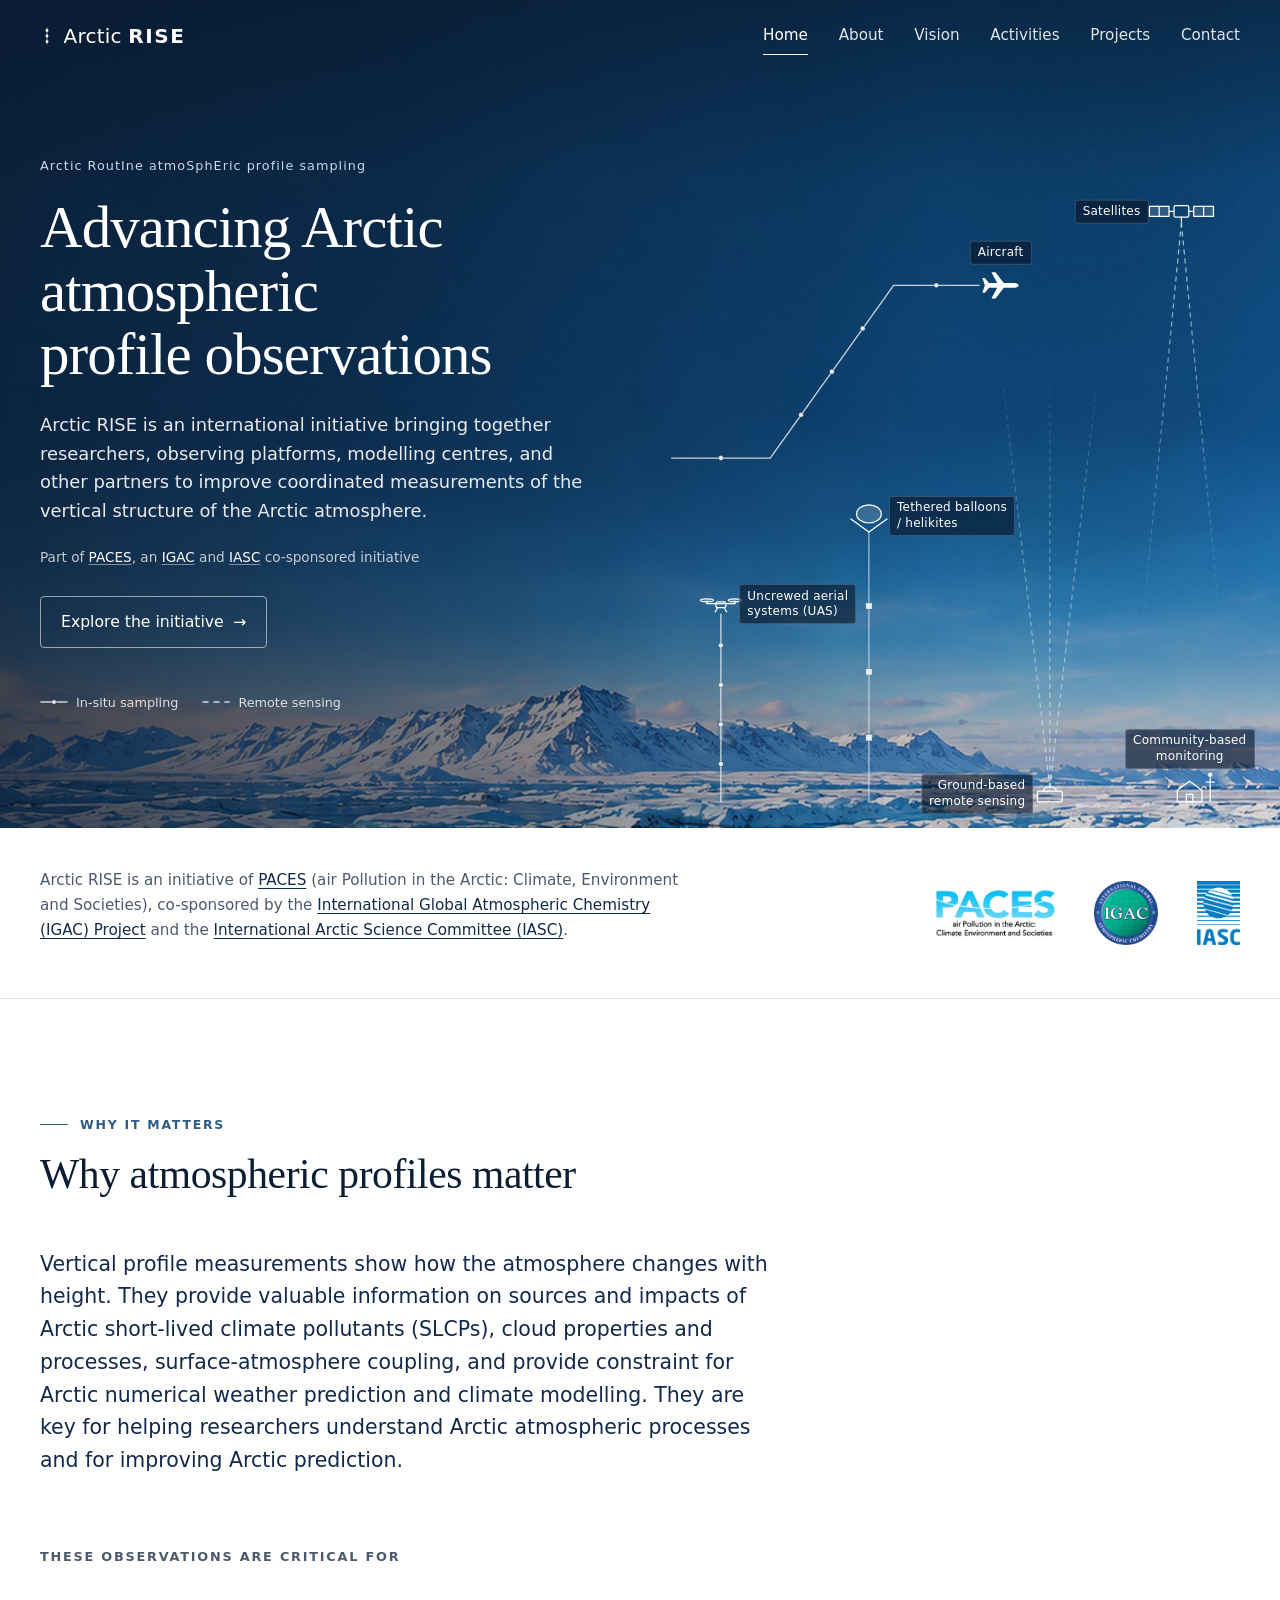
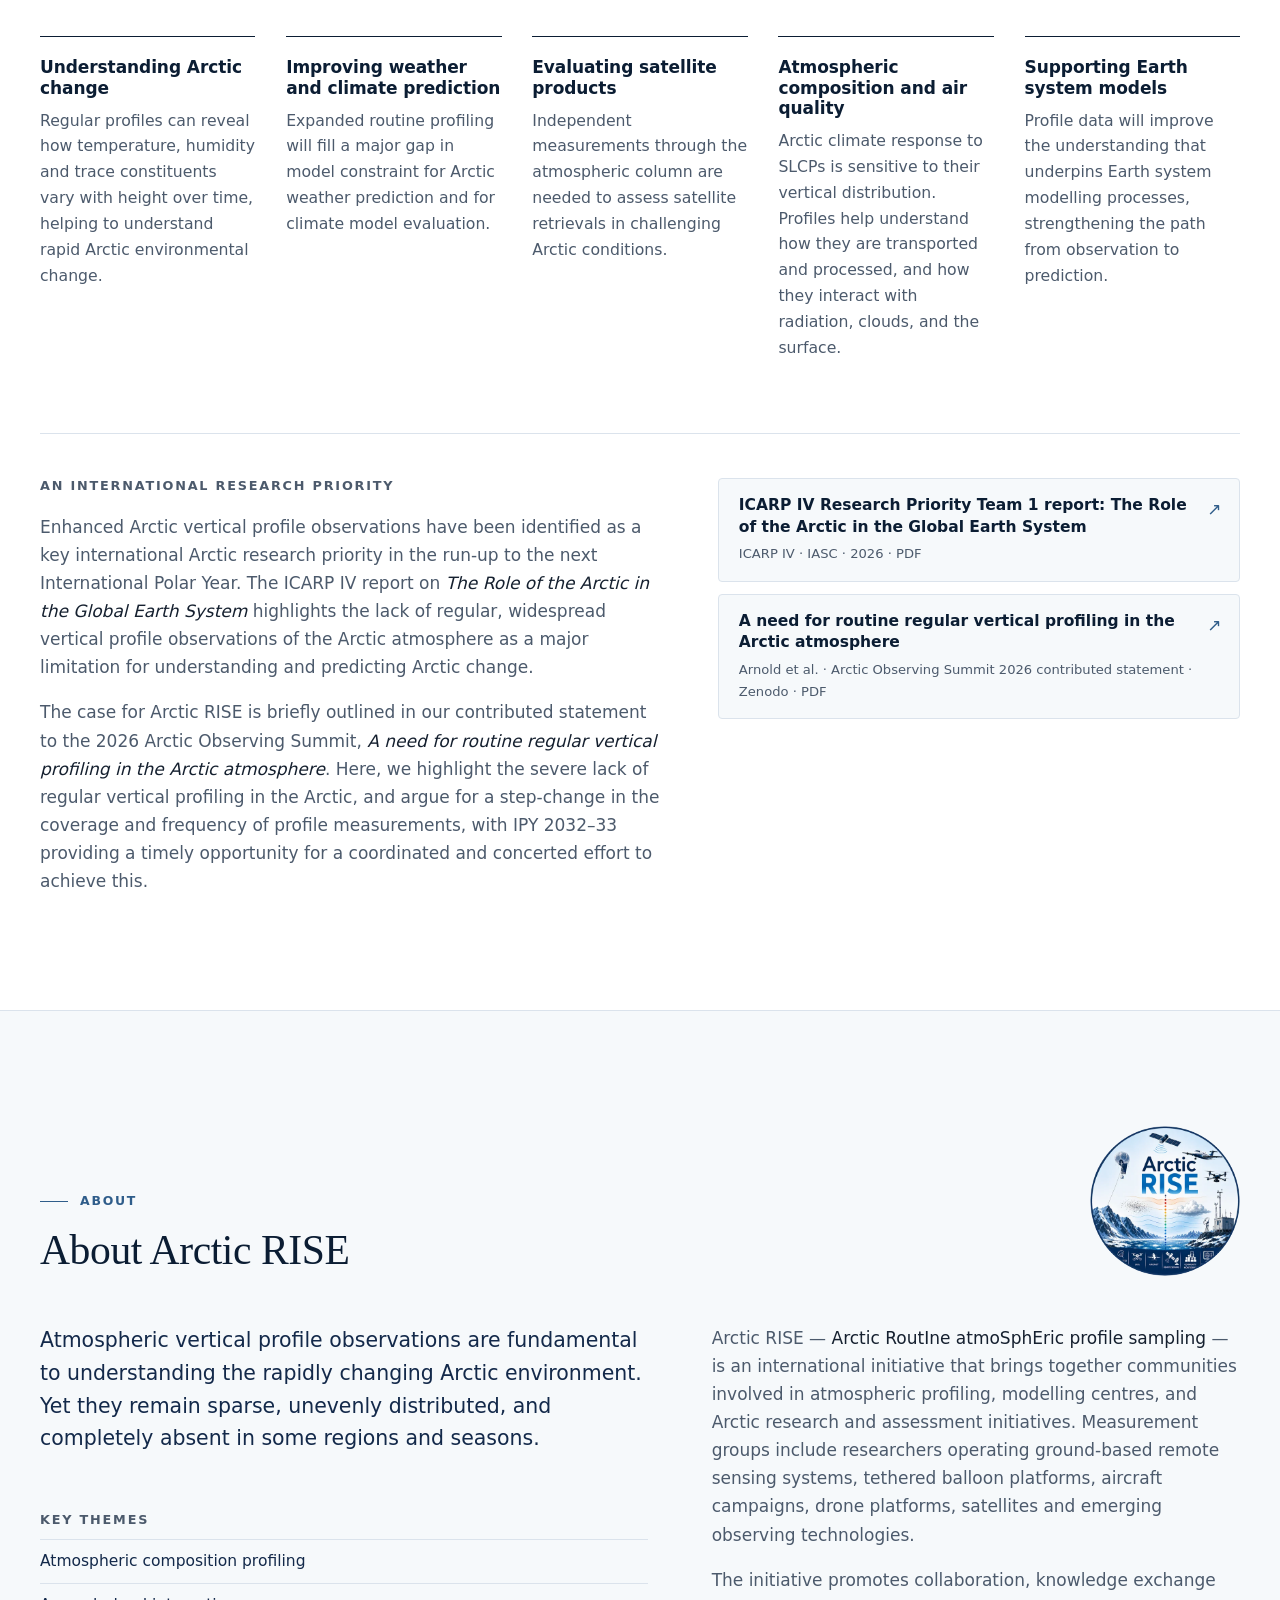
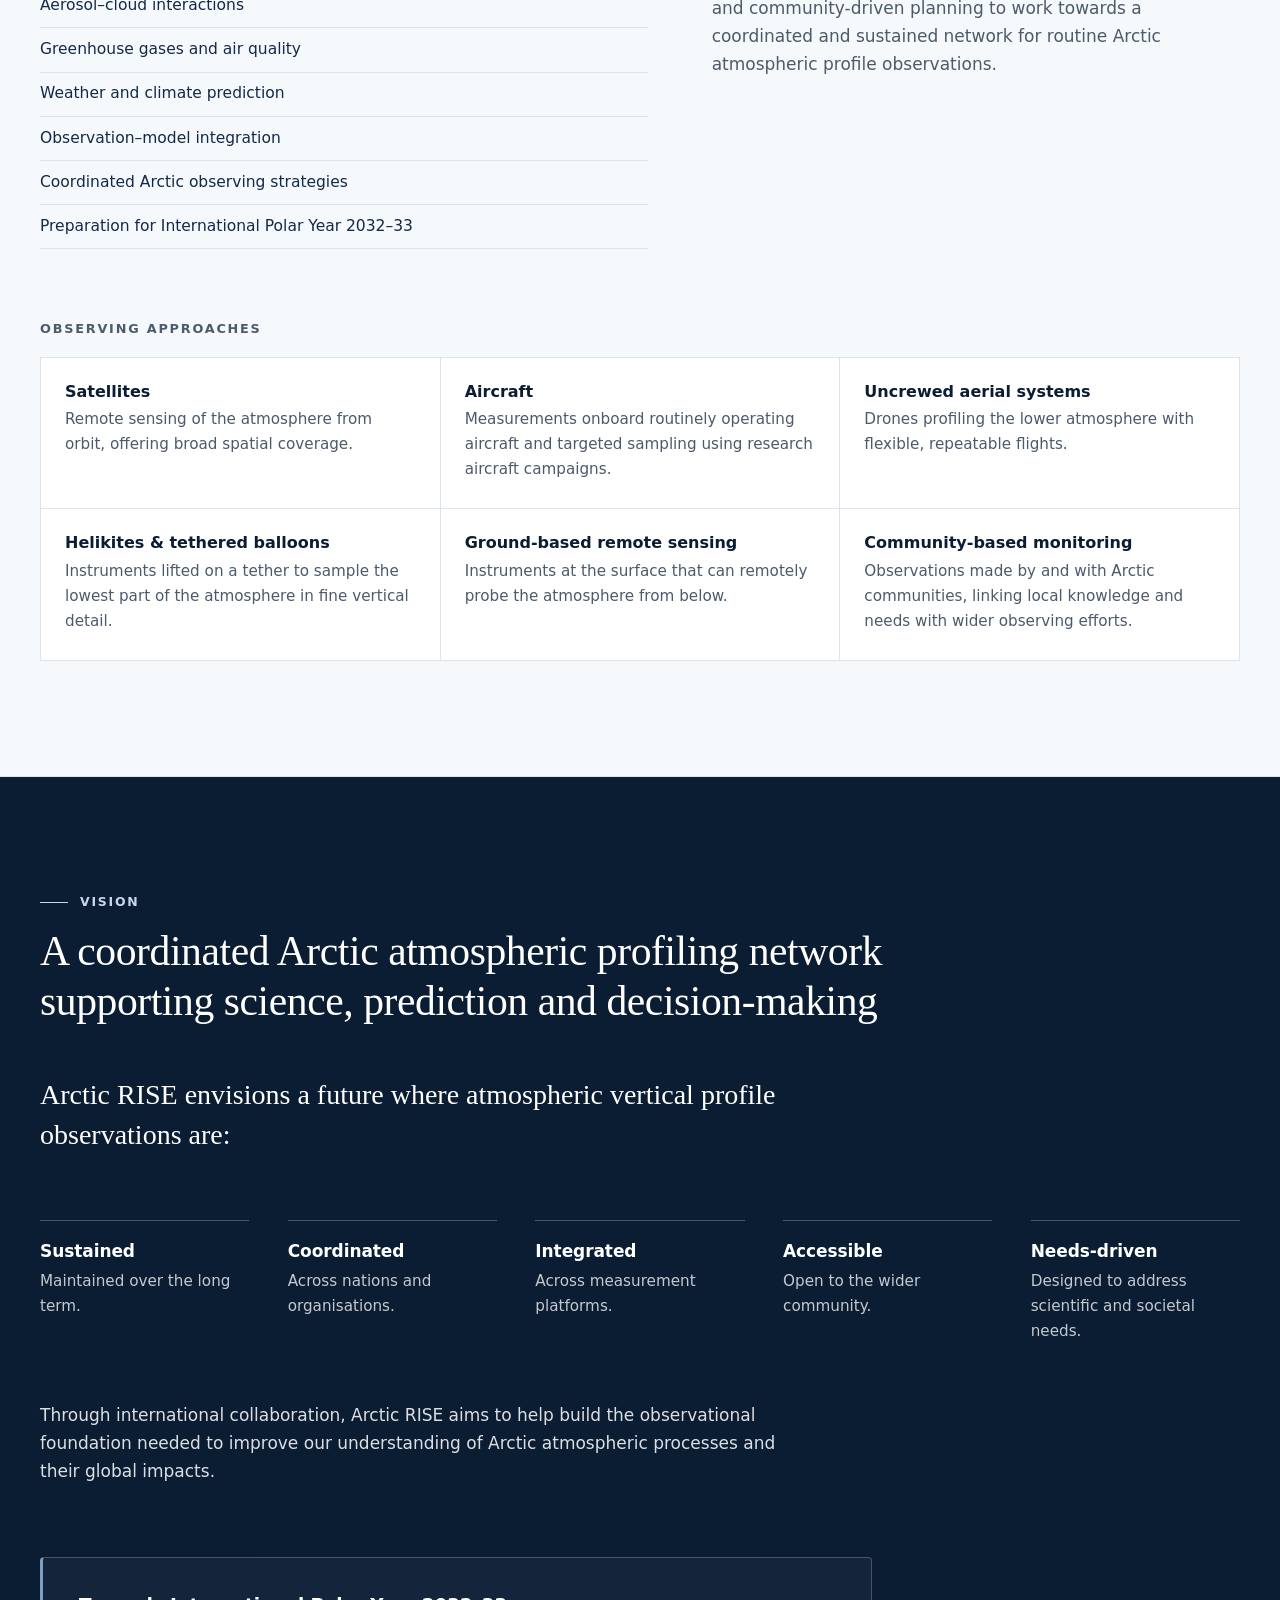
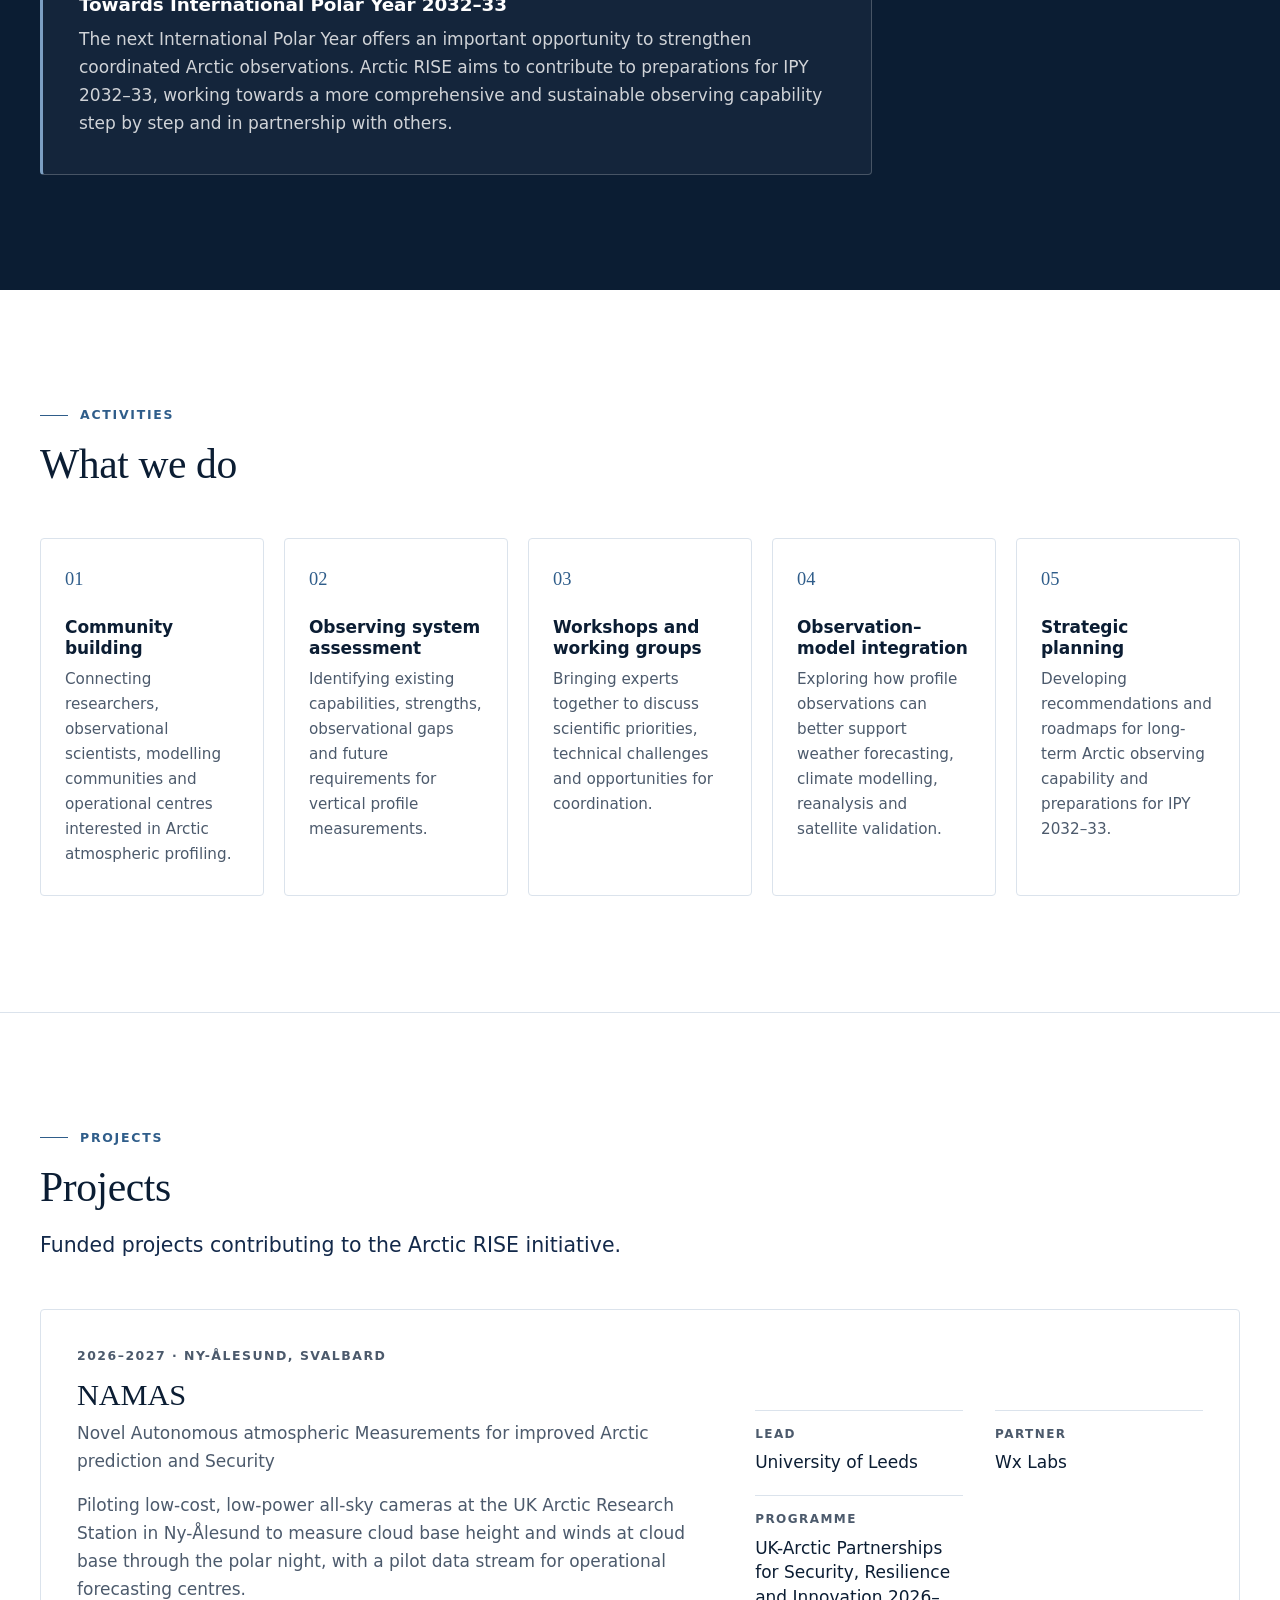
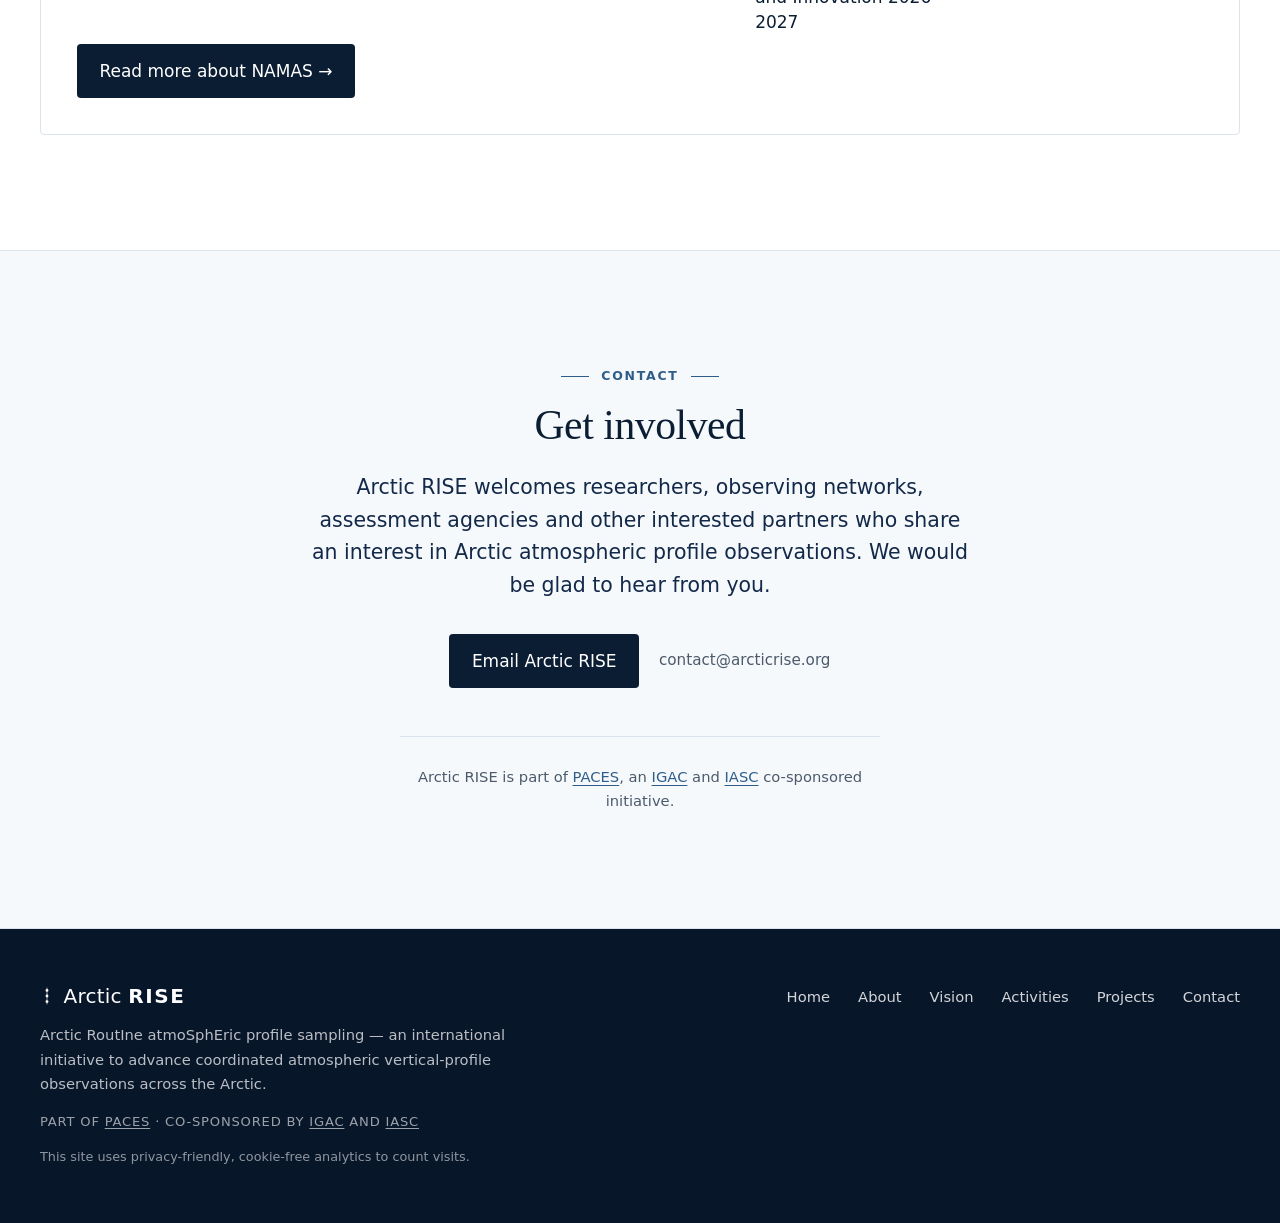
<file: index.html>
<!DOCTYPE html>
<html lang="en">
<head>
  <meta charset="utf-8">
  <meta name="viewport" content="width=device-width, initial-scale=1">
  <title>Arctic RISE — Arctic atmospheric profile observations</title>
  <meta name="description" content="Arctic RISE (Arctic RoutIne atmoSphEric profile sampling) is an international initiative to advance coordinated atmospheric vertical-profile observations across the Arctic.">
  <meta name="theme-color" content="#0b1d33">
  <link rel="icon" href="assets/favicon.svg" type="image/svg+xml">
  <link rel="stylesheet" href="css/styles.css?v=2">
</head>
<body>

  <a class="skip-link" href="#main">Skip to main content</a>

  <!-- ============================================================
       HEADER
       ============================================================ -->
  <header class="site-header" id="site-header">
    <div class="container site-header__inner">
      <a class="wordmark" href="#top" aria-label="Arctic RISE — back to top">
        <svg class="wordmark__mark" viewBox="0 0 20 28" aria-hidden="true" focusable="false">
          <line x1="10" y1="2" x2="10" y2="26"/>
          <circle cx="10" cy="6" r="2"/>
          <circle cx="10" cy="14" r="2"/>
          <circle cx="10" cy="22" r="2"/>
        </svg>
        <span class="wordmark__text">Arctic <strong>RISE</strong></span>
      </a>

      <button class="nav-toggle" type="button" aria-expanded="false" aria-controls="site-nav">
        <span class="nav-toggle__bars" aria-hidden="true"></span>
        <span class="visually-hidden">Menu</span>
      </button>

      <nav class="site-nav" id="site-nav" aria-label="Main">
        <ul>
          <li><a href="#top">Home</a></li>
          <li><a href="#about">About</a></li>
          <li><a href="#vision">Vision</a></li>
          <li><a href="#activities">Activities</a></li>
          <li><a href="#projects">Projects</a></li>
          <li><a href="#contact">Contact</a></li>
        </ul>
      </nav>
    </div>
  </header>

  <main id="main">

    <!-- ============================================================
         HERO
         The background photograph is set in css/styles.css (--hero-image).
         The observing-platform illustration below is inline SVG + HTML
         labels, so every element can be edited independently.
         ============================================================ -->
    <section class="hero" id="top" aria-labelledby="hero-title">
      <div class="hero__media" role="img" aria-label="Arctic landscape with snow-covered ground and mountains under a wide sky"></div>
      <div class="hero__overlay" aria-hidden="true"></div>

      <div class="container hero__content">
        <p class="hero__eyebrow">Arctic RoutIne atmoSphEric profile sampling</p>
        <h1 class="hero__title" id="hero-title">Advancing Arctic atmospheric profile observations</h1>
        <p class="hero__lead">Arctic RISE is an international initiative bringing together researchers, observing platforms, modelling centres, and other partners to improve coordinated measurements of the vertical structure of the Arctic atmosphere.</p>
        <p class="hero__affil">Part of <a href="https://igacproject.org/activities/PACES">PACES</a>, an <a href="https://igacproject.org">IGAC</a> and <a href="https://iasc.info">IASC</a> co-sponsored initiative</p>
        <a class="hero__cta" href="#why">Explore the initiative <span aria-hidden="true">→</span></a>

        <ul class="hero__legend" aria-label="Illustration key">
          <li>
            <svg viewBox="0 0 28 8" aria-hidden="true" focusable="false"><line x1="1" y1="4" x2="27" y2="4" class="path-insitu"/><circle cx="14" cy="4" r="2.2" class="marker"/></svg>
            In-situ sampling
          </li>
          <li>
            <svg viewBox="0 0 28 8" aria-hidden="true" focusable="false"><line x1="1" y1="4" x2="27" y2="4" class="beam beam--legend"/></svg>
            Remote sensing
          </li>
        </ul>
      </div>

      <!-- ---------- Observing-platform illustration ----------
           Coordinates use an 800 × 900 viewBox; the ground is at y = 868.
           Labels (the <ul> below the SVG) are positioned with --x / --y
           as percentages of the same box: x% = x / 8, y% = y / 9.
           See README.md → "Editing the hero illustration".            -->
      <figure class="hero__illustration">
        <svg class="obs-svg" viewBox="0 0 800 900" preserveAspectRatio="xMidYMax meet" role="img" aria-labelledby="obs-title obs-desc">
          <title id="obs-title">Coordinated Arctic atmospheric profile observations</title>
          <desc id="obs-desc">Illustration of six observing approaches. A satellite observes the atmosphere from orbit with dashed remote-sensing beams. A research aircraft follows a solid sampling path as it climbs through the atmosphere. An uncrewed aerial system profiles vertically above the ground. A tethered balloon or helikite carries instruments on its tether. A ground-based remote-sensing instrument sends dashed beams upwards from a single point on the ground. A community-based monitoring station observes at the surface.</desc>

          <defs>
            <!-- Fades for the remote-sensing beams -->
            <linearGradient id="fade-sat" gradientUnits="userSpaceOnUse" x1="0" y1="160" x2="0" y2="660">
              <stop offset="0" stop-color="#bfe0f2" stop-opacity="0.85"/>
              <stop offset="1" stop-color="#bfe0f2" stop-opacity="0"/>
            </linearGradient>
            <linearGradient id="fade-ground" gradientUnits="userSpaceOnUse" x1="0" y1="851" x2="0" y2="330">
              <stop offset="0" stop-color="#bfe0f2" stop-opacity="0.9"/>
              <stop offset="1" stop-color="#bfe0f2" stop-opacity="0"/>
            </linearGradient>
          </defs>

          <!-- 1. SATELLITE (remote sensing: dashed beams) -->
          <g class="platform" id="obs-satellite">
            <line class="beam" x1="690" y1="164" x2="642" y2="660" stroke="url(#fade-sat)"/>
            <line class="beam" x1="690" y1="164" x2="738" y2="660" stroke="url(#fade-sat)"/>
            <g class="icon" transform="translate(690 150)">
              <rect x="-9" y="-7" width="18" height="14" rx="2"/>
              <line x1="-15" y1="0" x2="-9" y2="0"/>
              <line x1="9" y1="0" x2="15" y2="0"/>
              <rect class="panel" x="-39" y="-6" width="24" height="12"/>
              <rect class="panel" x="15" y="-6" width="24" height="12"/>
              <line x1="-27" y1="-6" x2="-27" y2="6"/>
              <line x1="27" y1="-6" x2="27" y2="6"/>
              <line x1="0" y1="7" x2="0" y2="12"/>
            </g>
          </g>

          <!-- 2. AIRCRAFT (in situ: solid sampling path + markers) -->
          <g class="platform" id="obs-aircraft">
            <path class="path-insitu" d="M70 450 L190 450 L340 240 L444 240"/>
            <circle class="marker" cx="130" cy="450" r="3"/>
            <circle class="marker" cx="227.5" cy="397.5" r="3"/>
            <circle class="marker" cx="265" cy="345" r="3"/>
            <circle class="marker" cx="302.5" cy="292.5" r="3"/>
            <circle class="marker" cx="392" cy="240" r="3"/>
            <path class="icon icon--fill" transform="translate(470 240)"
                  d="M22 0C22-2 19-3 16-3H4L-6-16H-11L-4-3H-14L-19-9H-22L-19 0L-22 9H-19L-14 3H-4L-11 16H-6L4 3H16C19 3 22 2 22 0Z"/>
          </g>

          <!-- 3. UNCREWED AERIAL SYSTEM (in situ: vertical profile from the ground) -->
          <g class="platform" id="obs-uas">
            <line class="path-insitu" x1="130" y1="868" x2="130" y2="640"/>
            <circle class="marker" cx="130" cy="822" r="3"/>
            <circle class="marker" cx="130" cy="774" r="3"/>
            <circle class="marker" cx="130" cy="726" r="3"/>
            <circle class="marker" cx="130" cy="678" r="3"/>
            <g class="icon" transform="translate(130 628)">
              <rect x="-6" y="-3" width="12" height="7" rx="2"/>
              <line x1="-17" y1="-1" x2="17" y2="-1"/>
              <ellipse cx="-17" cy="-5" rx="8" ry="1.8"/>
              <ellipse cx="17" cy="-5" rx="8" ry="1.8"/>
              <line x1="-17" y1="-1" x2="-17" y2="-4"/>
              <line x1="17" y1="-1" x2="17" y2="-4"/>
              <line x1="-4" y1="4" x2="-7" y2="9"/>
              <line x1="4" y1="4" x2="7" y2="9"/>
            </g>
          </g>

          <!-- 4. TETHERED BALLOON / HELIKITE (in situ: tether with sensor packages) -->
          <g class="platform" id="obs-balloon">
            <line class="path-insitu path-insitu--tether" x1="310" y1="868" x2="310" y2="540"/>
            <rect class="marker" x="306" y="786" width="8" height="8" rx="1"/>
            <rect class="marker" x="306" y="706" width="8" height="8" rx="1"/>
            <rect class="marker" x="306" y="626" width="8" height="8" rx="1"/>
            <g class="icon" transform="translate(310 520)">
              <ellipse cx="0" cy="-2" rx="15" ry="11"/>
              <path d="M-22 4L0 20L22 4"/>
            </g>
          </g>

          <!-- 5. GROUND-BASED REMOTE SENSING
               All beams start at ONE instrument on the ground and diverge upwards. -->
          <g class="platform" id="obs-ground-rs">
            <line class="beam" x1="530" y1="851" x2="530" y2="330" stroke="url(#fade-ground)"/>
            <line class="beam" x1="530" y1="851" x2="472" y2="350" stroke="url(#fade-ground)"/>
            <line class="beam" x1="530" y1="851" x2="588" y2="350" stroke="url(#fade-ground)"/>
            <g class="icon" transform="translate(530 868)">
              <rect x="-15" y="-13" width="30" height="13" rx="1.5"/>
              <path d="M-8-13A8 5 0 0 1 8-13"/>
            </g>
          </g>

          <!-- 6. COMMUNITY-BASED MONITORING (surface observations) -->
          <g class="platform" id="obs-community">
            <g class="icon" transform="translate(700 868)">
              <path d="M-15 0V-14L0-25L15-14V0Z"/>
              <rect x="-4" y="-9" width="8" height="9"/>
              <line x1="25" y1="0" x2="25" y2="-30"/>
              <line x1="20" y1="-24" x2="30" y2="-24"/>
            </g>
            <circle class="marker" cx="725" cy="835" r="3.2"/>
          </g>
        </svg>

        <!-- Platform labels: HTML so they stay crisp and readable at any size.
             --x / --y      = desktop position (percent of the illustration box)
             data-align     = where the label sits relative to that point: left | right | above | below
             --mx / --my, data-m-align = optional overrides for small screens
             .label-full / .label-short = long and short text (short is used on phones) -->
        <ul class="platform-labels" aria-hidden="true">
          <li class="platform-label" data-align="left" data-m-align="left" style="--x:81.25%; --y:16.7%; --my:20.5%;">
            <span class="label-full">Satellites</span><span class="label-short">Satellites</span>
          </li>
          <li class="platform-label" data-align="above" data-m-align="below" style="--x:58.75%; --y:23.9%; --my:28.9%;">
            <span class="label-full">Aircraft</span><span class="label-short">Aircraft</span>
          </li>
          <li class="platform-label" data-align="right" style="--x:19%; --y:69.8%;">
            <span class="label-full">Uncrewed aerial<br>systems (UAS)</span><span class="label-short">UAS</span>
          </li>
          <li class="platform-label" data-align="right" data-m-align="left" style="--x:41.75%; --y:57.8%; --mx:35.5%;">
            <span class="label-full">Tethered balloons<br>/ helikites</span><span class="label-short">Tethered balloons<br>/ helikites</span>
          </li>
          <li class="platform-label" data-align="left" style="--x:63.75%; --y:95.4%;">
            <span class="label-full">Ground-based<br>remote sensing</span><span class="label-short">Ground-based<br>remote sensing</span>
          </li>
          <li class="platform-label" data-align="above" style="--x:87.5%; --y:92%; --mx:89%;">
            <span class="label-full">Community-based<br>monitoring</span><span class="label-short">Community<br>monitoring</span>
          </li>
        </ul>
      </figure>
    </section>


    <!-- ============================================================
         PARTNERS STRIP — parent programme and co-sponsors
         Logos live in assets/ (paces-logo.png, igac-logo.png, iasc-logo.png).
         ============================================================ -->
    <section class="partners" aria-label="Parent programme and co-sponsors">
      <div class="container partners__inner">
        <p class="partners__text">Arctic RISE is an initiative of <a href="https://igacproject.org/activities/PACES">PACES</a> (air Pollution in the Arctic: Climate, Environment and Societies), co-sponsored by the <a href="https://igacproject.org">International Global Atmospheric Chemistry (IGAC) Project</a> and the <a href="https://iasc.info">International Arctic Science Committee (IASC)</a>.</p>
        <ul class="partners__logos">
          <li>
            <a class="partner" href="https://igacproject.org/activities/PACES">
              <img src="assets/paces-logo.png" width="130" height="51" alt="PACES – air Pollution in the Arctic: Climate, Environment and Societies">
            </a>
          </li>
          <li>
            <a class="partner partner--tall" href="https://igacproject.org">
              <img src="assets/igac-logo.png" width="64" height="64" alt="IGAC – International Global Atmospheric Chemistry Project">
            </a>
          </li>
          <li>
            <a class="partner partner--tall" href="https://iasc.info">
              <img src="assets/iasc-logo.png" width="43" height="64" alt="IASC – International Arctic Science Committee">
            </a>
          </li>
        </ul>
      </div>
    </section>


    <!-- ============================================================
         SECTION A — Why atmospheric profiles matter
         ============================================================ -->
    <section class="section" id="why" aria-labelledby="why-title">
      <div class="container">
        <header class="section-head">
          <p class="eyebrow">Why it matters</p>
          <h2 id="why-title">Why atmospheric profiles matter</h2>
        </header>

        <p class="lead lead--narrow">Vertical profile measurements show how the atmosphere changes with height. They provide valuable information on sources and impacts of Arctic short-lived climate pollutants (SLCPs), cloud properties and processes, surface-atmosphere coupling, and provide constraint for Arctic numerical weather prediction and climate modelling. They are key for helping researchers understand Arctic atmospheric processes and for improving Arctic prediction.</p>

        <h3 class="subhead">These observations are critical for</h3>
        <ul class="feature-grid">
          <li class="feature">
            <h3>Understanding Arctic change</h3>
            <p>Regular profiles can reveal how temperature, humidity and trace constituents vary with height over time, helping to understand rapid Arctic environmental change.</p>
          </li>
          <li class="feature">
            <h3>Improving weather and climate prediction</h3>
            <p>Expanded routine profiling will fill a major gap in model constraint for Arctic weather prediction and for climate model evaluation. </p>
          </li>
          <li class="feature">
            <h3>Evaluating satellite products</h3>
            <p>Independent measurements through the atmospheric column are needed to assess satellite retrievals in challenging Arctic conditions.</p>
          </li>
          <li class="feature">
            <h3>Atmospheric composition and air quality</h3>
            <p> Arctic climate response to SLCPs is sensitive to their vertical distribution. Profiles help understand how they are transported and processed, and how they interact with radiation, clouds, and the surface. </p>
          </li>
          <li class="feature">
            <h3>Supporting Earth system models</h3>
            <p>Profile data will improve the understanding that underpins Earth system modelling processes, strengthening the path from observation to prediction.</p>
          </li>
        </ul>

        <div class="priority">
          <div>
            <h3 class="subhead subhead--flush">An international research priority</h3>
            <p class="priority__text">Enhanced Arctic vertical profile observations have been identified as a key international Arctic research priority in the run-up to the next International Polar Year. The ICARP IV report on <em>The Role of the Arctic in the Global Earth System</em> highlights the lack of regular, widespread vertical profile observations of the Arctic atmosphere as a major limitation for understanding and predicting Arctic change.</p>
            <p class="priority__text">The case for Arctic RISE is briefly outlined in our contributed statement to the 2026 Arctic Observing Summit, <em>A need for routine regular vertical profiling in the Arctic atmosphere</em>. Here, we highlight the severe lack of regular vertical profiling in the Arctic, and argue for a step-change in the coverage and frequency of profile measurements, with IPY 2032–33 providing a timely opportunity for a coordinated and concerted effort to achieve this.</p>
          </div>
          <ul class="doc-links" aria-label="Key documents">
            <li>
              <a href="https://icarp.iasc.info/publications/publications-icarp-iv?download=29:icarp-iv-research-priority-team-1-final-report-the-role-of-the-arctic-in-the-global-earth-system">
                <span class="doc-links__title">ICARP IV Research Priority Team 1 report: The Role of the Arctic in the Global Earth System</span>
                <span class="doc-links__meta">ICARP IV · IASC · 2026 · PDF</span>
              </a>
            </li>
            <li>
              <a href="https://zenodo.org/records/21040248/files/ArcticRISE_AOS_shortstatement-2.pdf?download=1">
                <span class="doc-links__title">A need for routine regular vertical profiling in the Arctic atmosphere</span>
                <span class="doc-links__meta">Arnold et al. · Arctic Observing Summit 2026 contributed statement · Zenodo · PDF</span>
              </a>
            </li>
          </ul>
        </div>
      </div>
    </section>


    <!-- ============================================================
         SECTION B — About Arctic RISE
         ============================================================ -->
    <section class="section section--tint" id="about" aria-labelledby="about-title">
      <div class="container">
        <div class="about-head">
          <header class="section-head">
            <p class="eyebrow">About</p>
            <h2 id="about-title">About Arctic RISE</h2>
          </header>
          <!-- Arctic RISE badge. Replace assets/arctic-rise-badge.* to update it. -->
          <picture class="badge">
            <source srcset="assets/arctic-rise-badge.webp" type="image/webp">
            <img src="assets/arctic-rise-badge.png" width="160" height="160"
                 alt="Arctic RISE badge: a circular emblem showing satellites, aircraft, drones, a helikite and a ground station above an Arctic landscape">
          </picture>
        </div>

        <div class="split split--about">
          <p class="lead">Atmospheric vertical profile observations are fundamental to understanding the rapidly changing Arctic environment. Yet they remain sparse, unevenly distributed, and completely absent in some regions and seasons.</p>
          <div class="prose">
            <p>Arctic RISE — <em>Arctic RoutIne atmoSphEric profile sampling</em> — is an international initiative that brings together communities involved in atmospheric profiling, modelling centres, and Arctic research and assessment initiatives. Measurement groups include researchers operating ground-based remote sensing systems, tethered balloon platforms, aircraft campaigns, drone platforms, satellites and emerging observing technologies.</p>
            <p>The initiative promotes collaboration, knowledge exchange and community-driven planning to work towards a coordinated and sustained network for routine Arctic atmospheric profile observations.</p>
          </div>
          <div class="about-themes">
            <h3 class="subhead subhead--tight">Key themes</h3>
            <ul class="theme-list">
              <li>Atmospheric composition profiling</li>
              <li>Aerosol–cloud interactions</li>
              <li>Greenhouse gases and air quality</li>
              <li>Weather and climate prediction</li>
              <li>Observation–model integration</li>
              <li>Coordinated Arctic observing strategies</li>
              <li>Preparation for International Polar Year 2032–33</li>
            </ul>
          </div>
        </div>

        <h3 class="subhead">Observing approaches</h3>
        <ul class="platform-grid">
          <li><h4>Satellites</h4><p>Remote sensing of the atmosphere from orbit, offering broad spatial coverage.</p></li>
          <li><h4>Aircraft</h4><p>Measurements onboard routinely operating aircraft and targeted sampling using research aircraft campaigns.</p></li>
          <li><h4>Uncrewed aerial systems</h4><p>Drones profiling the lower atmosphere with flexible, repeatable flights.</p></li>
          <li><h4>Helikites & tethered balloons</h4><p>Instruments lifted on a tether to sample the lowest part of the atmosphere in fine vertical detail.</p></li>
          <li><h4>Ground-based remote sensing</h4><p>Instruments at the surface that can remotely probe the atmosphere from below.</p></li>
          <li><h4>Community-based monitoring</h4><p>Observations made by and with Arctic communities, linking local knowledge and needs with wider observing efforts.</p></li>
        </ul>
      </div>
    </section>


    <!-- ============================================================
         SECTION C — Vision
         ============================================================ -->
    <section class="section section--dark" id="vision" aria-labelledby="vision-title">
      <div class="container">
        <header class="section-head section-head--wide">
          <p class="eyebrow">Vision</p>
          <h2 id="vision-title">A coordinated Arctic atmospheric profiling network supporting science, prediction and decision-making</h2>
        </header>

        <p class="statement">Arctic RISE envisions a future where atmospheric vertical profile observations are:</p>

        <ul class="vision-points">
          <li><h3>Sustained</h3><p>Maintained over the long term.</p></li>
          <li><h3>Coordinated</h3><p>Across nations and organisations.</p></li>
          <li><h3>Integrated</h3><p>Across measurement platforms.</p></li>
          <li><h3>Accessible</h3><p>Open to the wider community.</p></li>
          <li><h3>Needs-driven</h3><p>Designed to address scientific and societal needs.</p></li>
        </ul>

        <p class="vision-close">Through international collaboration, Arctic RISE aims to help build the observational foundation needed to improve our understanding of Arctic atmospheric processes and their global impacts.</p>

        <aside class="ipy-callout" aria-labelledby="ipy-title">
          <h3 id="ipy-title">Towards International Polar Year 2032–33</h3>
          <p>The next International Polar Year offers an important opportunity to strengthen coordinated Arctic observations. Arctic RISE aims to contribute to preparations for IPY 2032–33, working towards a more comprehensive and sustainable observing capability step by step and in partnership with others.</p>
        </aside>
      </div>
    </section>


    <!-- ============================================================
         SECTION D — Activities
         ============================================================ -->
    <section class="section" id="activities" aria-labelledby="activities-title">
      <div class="container">
        <header class="section-head">
          <p class="eyebrow">Activities</p>
          <h2 id="activities-title">What we do</h2>
        </header>

        <ol class="card-grid">
          <li class="card">
            <h3>Community building</h3>
            <p>Connecting researchers, observational scientists, modelling communities and operational centres interested in Arctic atmospheric profiling.</p>
          </li>
          <li class="card">
            <h3>Observing system assessment</h3>
            <p>Identifying existing capabilities, strengths, observational gaps and future requirements for vertical profile measurements.</p>
          </li>
          <li class="card">
            <h3>Workshops and working groups</h3>
            <p>Bringing experts together to discuss scientific priorities, technical challenges and opportunities for coordination.</p>
          </li>
          <li class="card">
            <h3>Observation–model integration</h3>
            <p>Exploring how profile observations can better support weather forecasting, climate modelling, reanalysis and satellite validation.</p>
          </li>
          <li class="card">
            <h3>Strategic planning</h3>
            <p>Developing recommendations and roadmaps for long-term Arctic observing capability and preparations for IPY 2032–33.</p>
          </li>
        </ol>
      </div>
    </section>


    <!-- ============================================================
         PROJECTS — one card per funded project; each links to its own page
         ============================================================ -->
    <section class="section" id="projects" aria-labelledby="projects-title" style="border-top: 1px solid var(--line)">
      <div class="container">
        <header class="section-head">
          <p class="eyebrow">Projects</p>
          <h2 id="projects-title">Projects</h2>
          <p class="lead" style="margin-top: 1rem">Funded projects contributing to the Arctic RISE initiative.</p>
        </header>

        <article class="project-card">
          <div>
            <p class="project-card__tag">2026–2027 · Ny-Ålesund, Svalbard</p>
            <h3><a href="namas.html" style="color: inherit; text-decoration: none">NAMAS</a></h3>
            <p class="project-card__full">Novel Autonomous atmospheric Measurements for improved Arctic prediction and Security</p>
            <p>Piloting low-cost, low-power all-sky cameras at the UK Arctic Research Station in Ny-Ålesund to measure cloud base height and winds at cloud base through the polar night, with a pilot data stream for operational forecasting centres.</p>
            <a class="button" href="namas.html">Read more about NAMAS <span aria-hidden="true">→</span></a>
          </div>
          <dl class="facts">
            <div><dt>Lead</dt><dd>University of Leeds</dd></div>
            <div><dt>Partner</dt><dd>Wx Labs</dd></div>
            <div><dt>Programme</dt><dd>UK-Arctic Partnerships for Security, Resilience and Innovation 2026–2027</dd></div>
          </dl>
        </article>
      </div>
    </section>


    <!-- ============================================================
         SECTION E — Contact and collaboration
         >>> SET THE CONTACT EMAIL HERE, split into two parts to deter spam bots:
             data-contact-user   = the part BEFORE the @   (e.g. "contact")
             data-contact-domain = the part AFTER the @    (e.g. "arcticrise.org")
             The browser joins them when the page is viewed. Leave either empty ("")
             to hide the email button. Never type the full address anywhere in this file.
         ============================================================ -->
    <section class="section section--tint section--contact" id="contact" aria-labelledby="contact-title"
             data-contact-user="contact" data-contact-domain="arcticrise.org">
      <div class="container contact">
        <p class="eyebrow">Contact</p>
        <h2 id="contact-title">Get involved</h2>
        <p class="lead">Arctic RISE welcomes researchers, observing networks, assessment agencies and other interested partners who share an interest in Arctic atmospheric profile observations. We would be glad to hear from you.</p>
        <p class="contact__action" hidden>
          <a class="button" id="contact-email-link" href="#contact">Email Arctic RISE</a>
          <span class="contact__address" id="contact-email-text"></span>
        </p>

        <p class="affiliation">Arctic RISE is part of <a href="https://igacproject.org/activities/PACES">PACES</a>, an <a href="https://igacproject.org">IGAC</a> and <a href="https://iasc.info">IASC</a> co-sponsored initiative.</p>
      </div>
    </section>

  </main>


  <!-- ============================================================
       FOOTER
       ============================================================ -->
  <footer class="site-footer">
    <div class="container site-footer__inner">
      <div class="site-footer__about">
        <p class="wordmark wordmark--footer">
          <svg class="wordmark__mark" viewBox="0 0 20 28" aria-hidden="true" focusable="false">
            <line x1="10" y1="2" x2="10" y2="26"/>
            <circle cx="10" cy="6" r="2"/>
            <circle cx="10" cy="14" r="2"/>
            <circle cx="10" cy="22" r="2"/>
          </svg>
          <span class="wordmark__text">Arctic <strong>RISE</strong></span>
        </p>
        <p>Arctic RoutIne atmoSphEric profile sampling — an international initiative to advance coordinated atmospheric vertical-profile observations across the Arctic.</p>
        <p class="site-footer__affil">Part of <a href="https://igacproject.org/activities/PACES">PACES</a> · co-sponsored by <a href="https://igacproject.org">IGAC</a> and <a href="https://iasc.info">IASC</a></p>
        <p class="site-footer__note">This site uses privacy-friendly, cookie-free analytics to count visits.</p>
      </div>
      <nav aria-label="Footer">
        <ul class="site-footer__nav">
          <li><a href="#top">Home</a></li>
          <li><a href="#about">About</a></li>
          <li><a href="#vision">Vision</a></li>
          <li><a href="#activities">Activities</a></li>
          <li><a href="#projects">Projects</a></li>
          <li><a href="#contact">Contact</a></li>
        </ul>
      </nav>
    </div>
  </footer>

  <script src="js/main.js?v=2" defer></script>
</body>
</html>
</file>
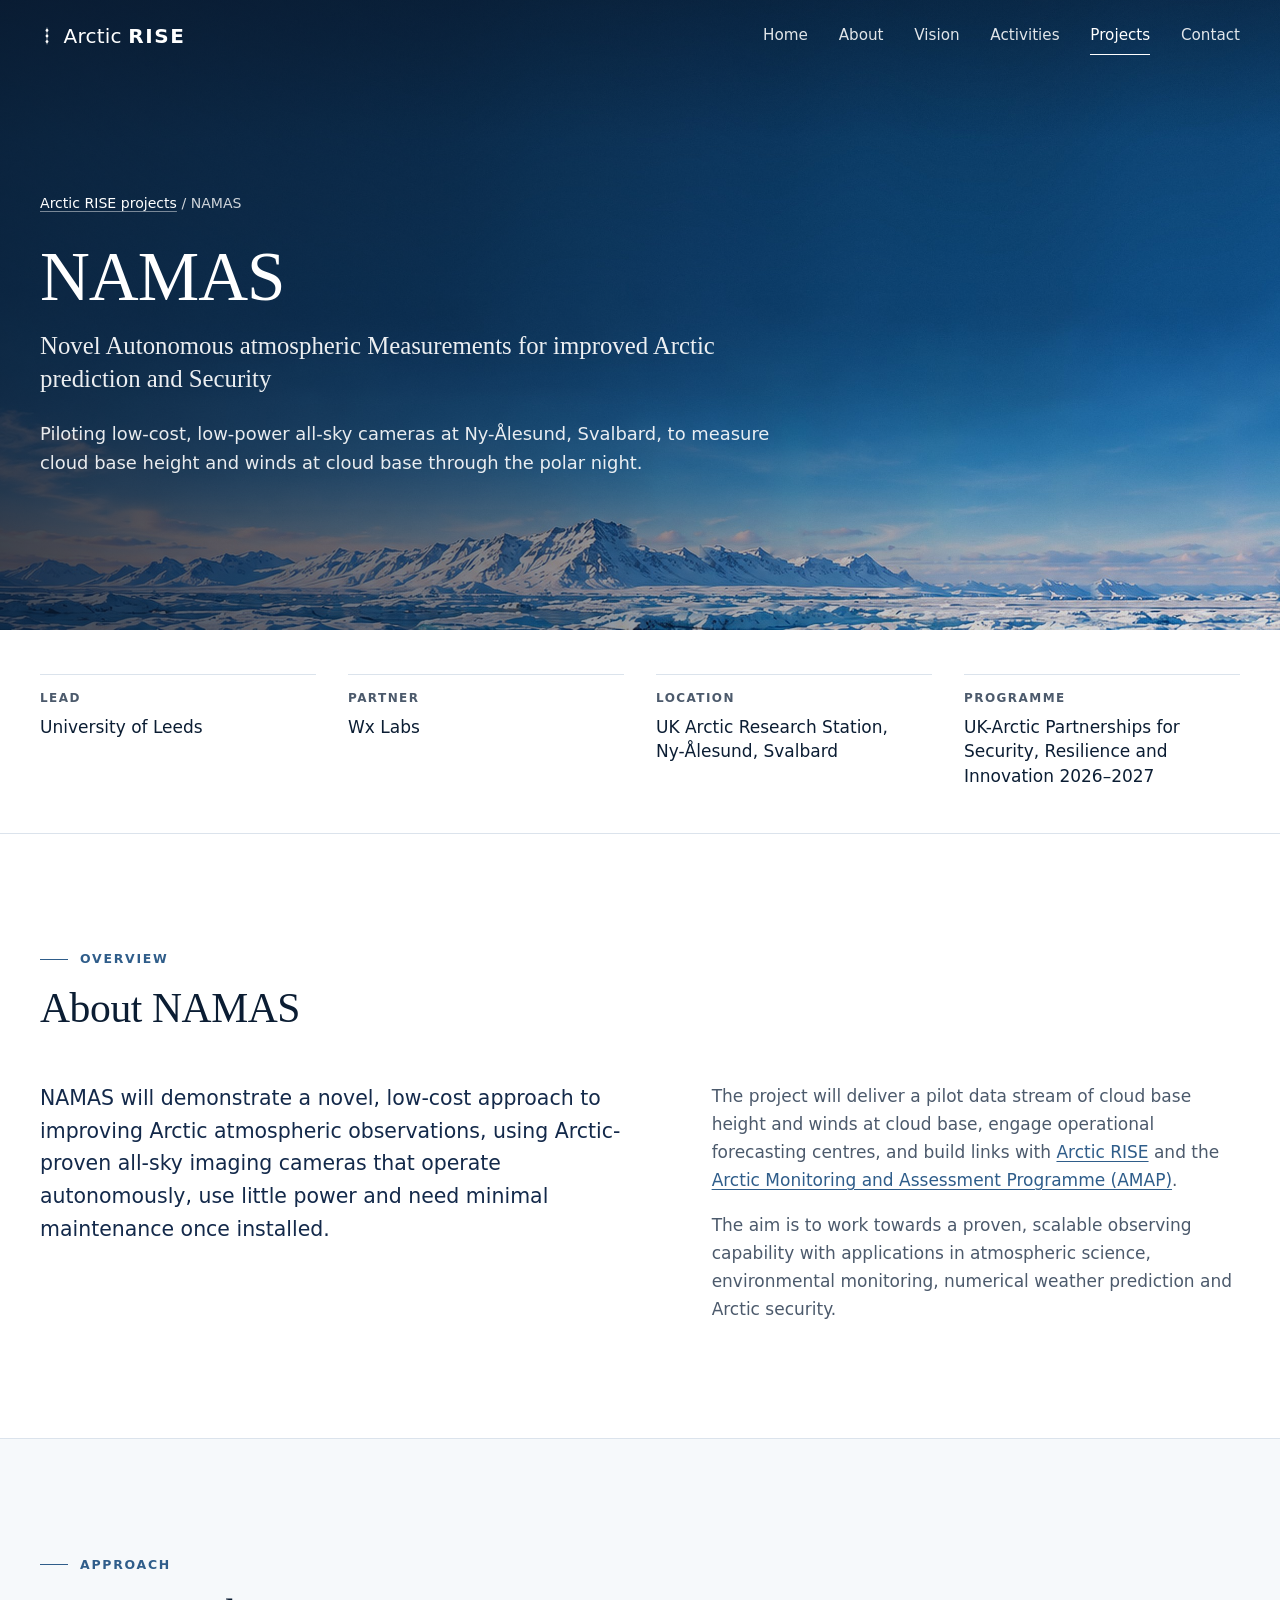
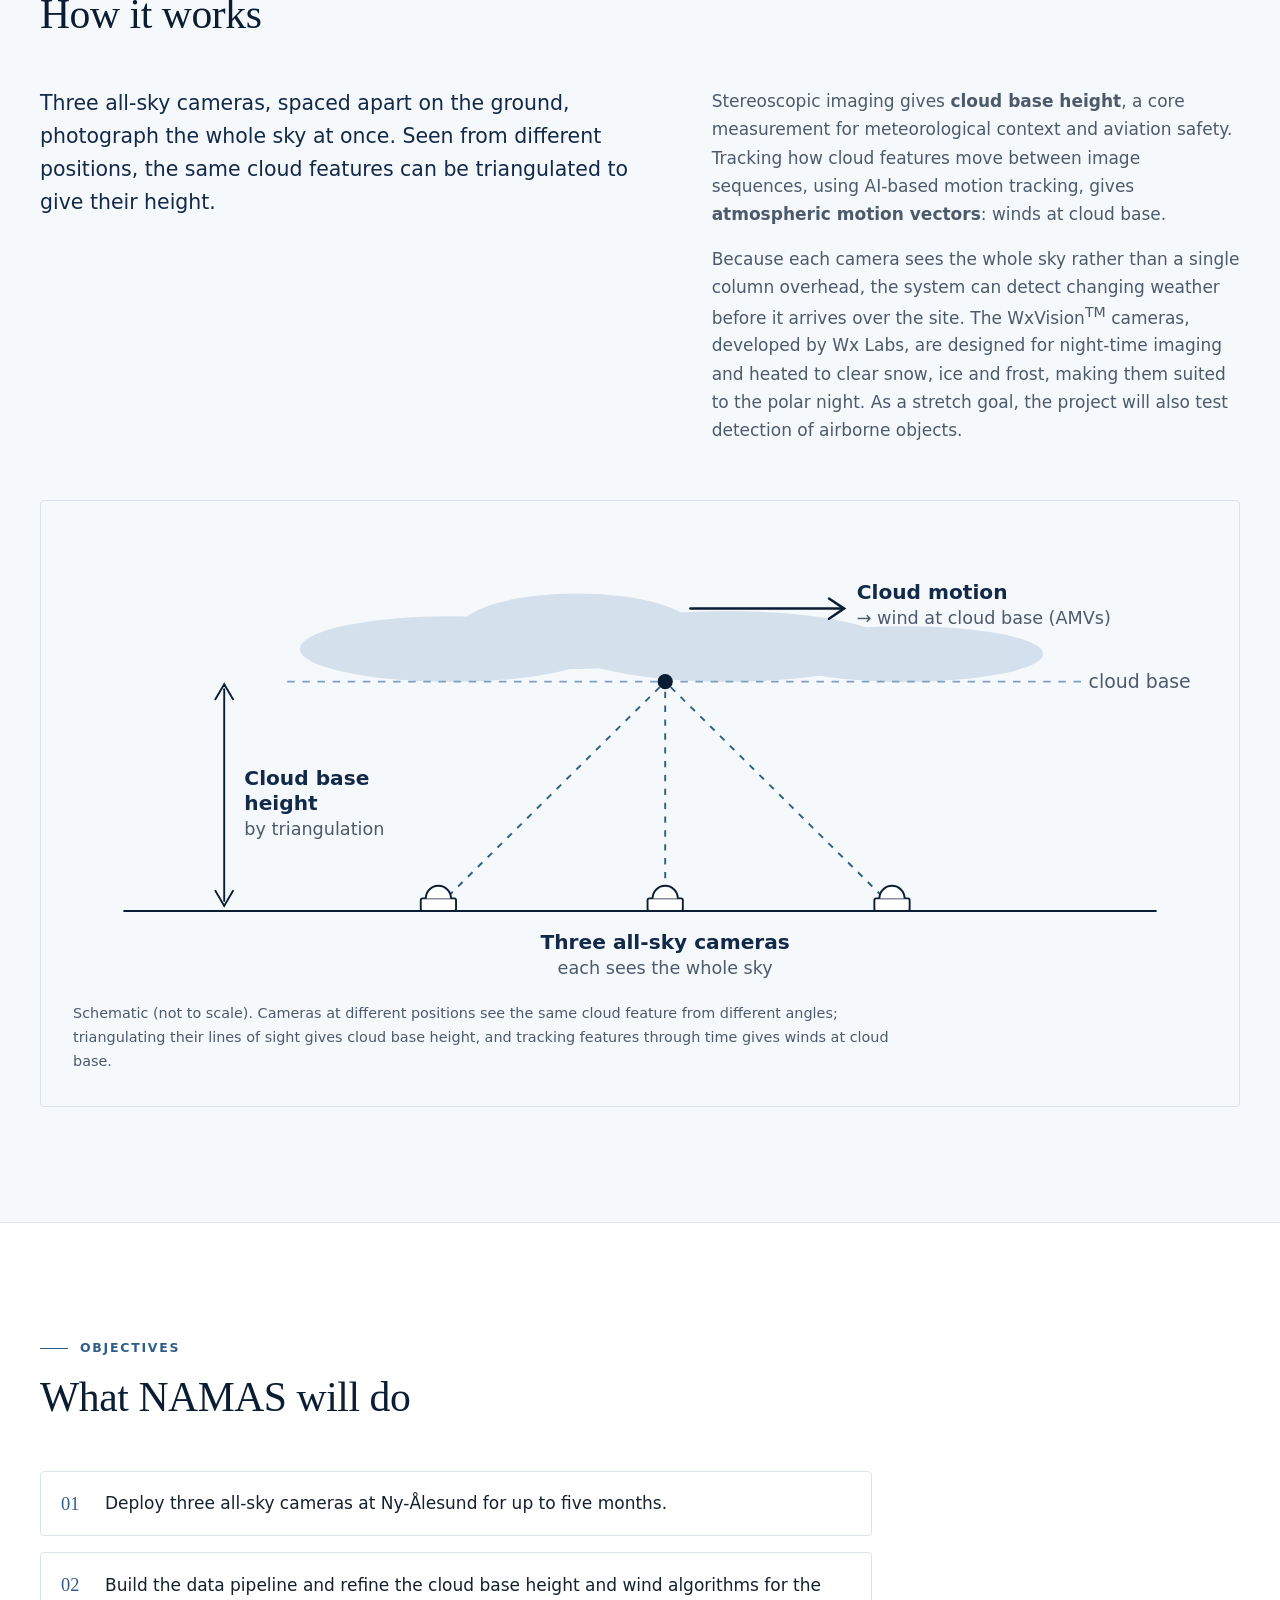
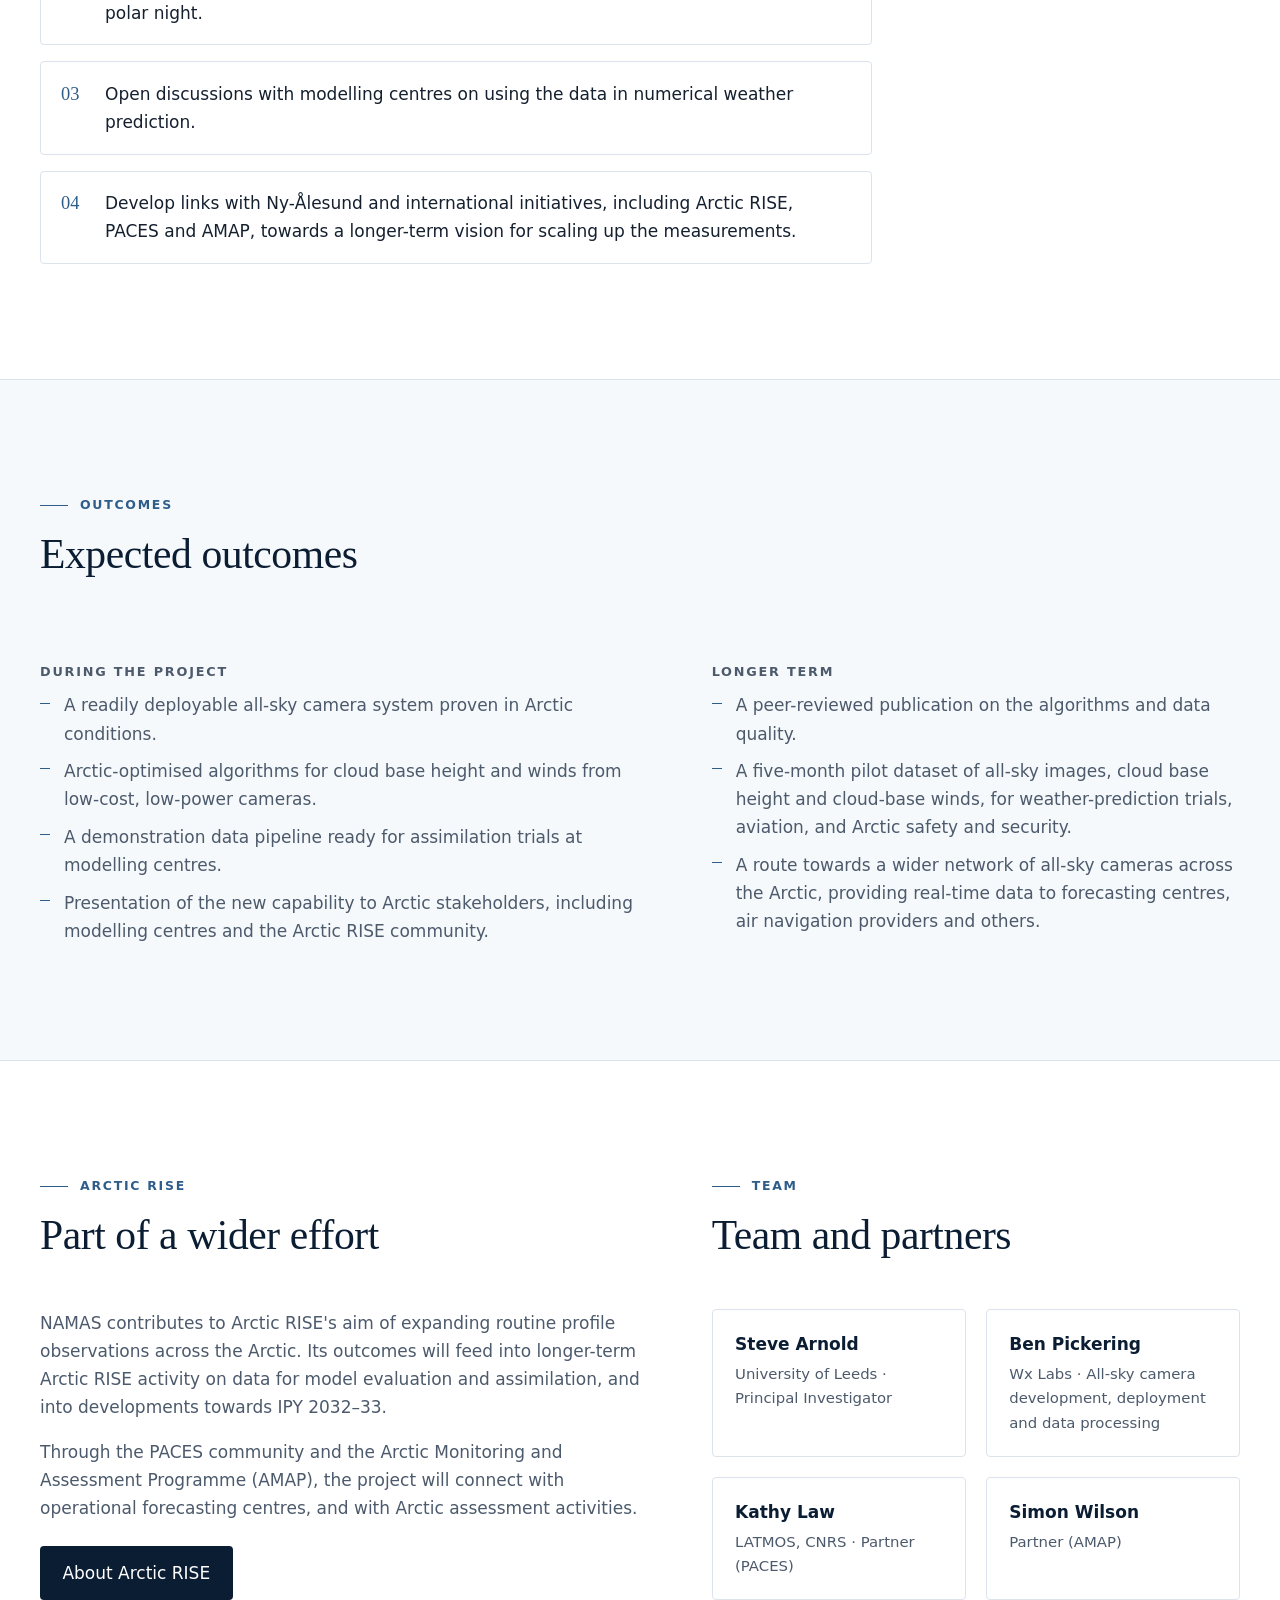
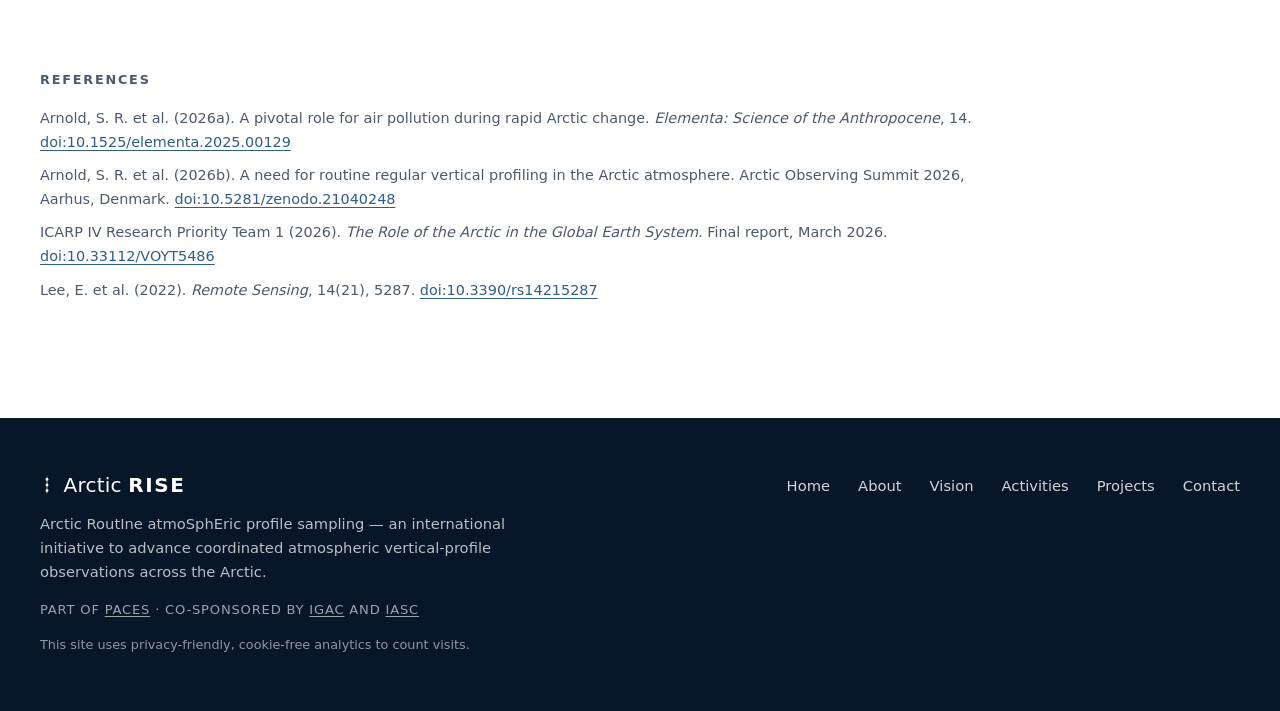
<file: namas.html>
<!DOCTYPE html>
<html lang="en">
<head>
  <meta charset="utf-8">
  <meta name="viewport" content="width=device-width, initial-scale=1">
  <title>NAMAS — Arctic RISE</title>
  <meta name="description" content="NAMAS (Novel Autonomous atmospheric Measurements for improved Arctic prediction and Security) is piloting low-cost all-sky cameras at Ny-Ålesund, Svalbard, to measure cloud base height and cloud-base winds through the polar night. An Arctic RISE project.">
  <meta name="theme-color" content="#0b1d33">
  <link rel="icon" href="assets/favicon.svg" type="image/svg+xml">
  <link rel="stylesheet" href="css/styles.css?v=2">
</head>
<body>

  <a class="skip-link" href="#main">Skip to main content</a>

  <!-- ============================================================
       HEADER (links point back to sections of the main page)
       ============================================================ -->
  <header class="site-header" id="site-header">
    <div class="container site-header__inner">
      <a class="wordmark" href="index.html" aria-label="Arctic RISE — home">
        <svg class="wordmark__mark" viewBox="0 0 20 28" aria-hidden="true" focusable="false">
          <line x1="10" y1="2" x2="10" y2="26"/>
          <circle cx="10" cy="6" r="2"/>
          <circle cx="10" cy="14" r="2"/>
          <circle cx="10" cy="22" r="2"/>
        </svg>
        <span class="wordmark__text">Arctic <strong>RISE</strong></span>
      </a>

      <button class="nav-toggle" type="button" aria-expanded="false" aria-controls="site-nav">
        <span class="nav-toggle__bars" aria-hidden="true"></span>
        <span class="visually-hidden">Menu</span>
      </button>

      <nav class="site-nav" id="site-nav" aria-label="Main">
        <ul>
          <li><a href="index.html">Home</a></li>
          <li><a href="index.html#about">About</a></li>
          <li><a href="index.html#vision">Vision</a></li>
          <li><a href="index.html#activities">Activities</a></li>
          <li><a href="index.html#projects" aria-current="true">Projects</a></li>
          <li><a href="index.html#contact">Contact</a></li>
        </ul>
      </nav>
    </div>
  </header>

  <main id="main">

    <!-- ============================================================
         HERO
         ============================================================ -->
    <section class="hero hero--page" id="top" aria-labelledby="page-title">
      <div class="hero__media" role="img" aria-label="Arctic landscape with snow-covered ground and mountains under a wide sky"></div>
      <div class="hero__overlay" aria-hidden="true"></div>

      <div class="container hero__content">
        <p class="breadcrumb"><a href="index.html#projects">Arctic RISE projects</a> <span aria-hidden="true">/</span> NAMAS</p>
        <h1 class="hero__title" id="page-title">NAMAS</h1>
        <p class="hero__subtitle">Novel Autonomous atmospheric Measurements for improved Arctic prediction and Security</p>
        <p class="hero__lead">Piloting low-cost, low-power all-sky cameras at Ny-Ålesund, Svalbard, to measure cloud base height and winds at cloud base through the polar night.</p>
      </div>
    </section>


    <!-- ============================================================
         KEY FACTS
         ============================================================ -->
    <section class="facts-band" aria-label="Project at a glance">
      <div class="container">
        <dl class="facts">
          <div><dt>Lead</dt><dd>University of Leeds</dd></div>
          <div><dt>Partner</dt><dd>Wx Labs</dd></div>
          <div><dt>Location</dt><dd>UK Arctic Research Station, <span style="white-space: nowrap">Ny-Ålesund</span>, Svalbard</dd></div>
          <div><dt>Programme</dt><dd>UK-Arctic Partnerships for Security, Resilience and Innovation 2026–2027</dd></div>
        </dl>
      </div>
    </section>


    <!-- ============================================================
         OVERVIEW
         ============================================================ -->
    <section class="section" id="overview" aria-labelledby="overview-title">
      <div class="container">
        <header class="section-head">
          <p class="eyebrow">Overview</p>
          <h2 id="overview-title">About NAMAS</h2>
        </header>

        <div class="split">
          <p class="lead">NAMAS will demonstrate a novel, low-cost approach to improving Arctic atmospheric observations, using Arctic-proven all-sky imaging cameras that operate autonomously, use little power and need minimal maintenance once installed.</p>
          <div class="prose">
            <p>The project will deliver a pilot data stream of cloud base height and winds at cloud base, engage operational forecasting centres, and build links with <a href="index.html">Arctic RISE</a> and the <a href="https://www.amap.no">Arctic Monitoring and Assessment Programme (AMAP)</a>.</p>
            <p>The aim is to work towards a proven, scalable observing capability with applications in atmospheric science, environmental monitoring, numerical weather prediction and Arctic security.</p>
          </div>
        </div>
      </div>
    </section>


    <!-- ============================================================
         HOW IT WORKS
         ============================================================ -->
    <section class="section section--tint" id="approach" aria-labelledby="approach-title">
      <div class="container">
        <header class="section-head">
          <p class="eyebrow">Approach</p>
          <h2 id="approach-title">How it works</h2>
        </header>

        <div class="split">
          <p class="lead">Three all-sky cameras, spaced apart on the ground, photograph the whole sky at once. Seen from different positions, the same cloud features can be triangulated to give their height.</p>
          <div class="prose">
            <p>Stereoscopic imaging gives <strong>cloud base height</strong>, a core measurement for meteorological context and aviation safety. Tracking how cloud features move between image sequences, using AI-based motion tracking, gives <strong>atmospheric motion vectors</strong>: winds at cloud base.</p>
            <p>Because each camera sees the whole sky rather than a single column overhead, the system can detect changing weather before it arrives over the site. The WxVision<sup>TM</sup> cameras, developed by Wx Labs, are designed for night-time imaging and heated to clear snow, ice and frost, making them suited to the polar night. As a stretch goal, the project will also test detection of airborne objects.</p>
          </div>
        </div>

        <!-- Concept diagram (inline SVG – text is real text, editable here) -->
        <figure class="figure">
          <svg viewBox="0 0 900 360" role="img" aria-labelledby="fig-title fig-desc">
            <title id="fig-title">How all-sky cameras measure cloud base height and winds</title>
            <desc id="fig-desc">Three all-sky cameras on the ground each view the same cloud feature from a different position. Their lines of sight meet at the cloud base, giving its height by triangulation. Tracking the feature over time gives the wind at cloud base.</desc>
            <!-- clouds -->
            <g fill="#c9d8e8" opacity="0.75">
              <ellipse cx="300" cy="92" rx="120" ry="26"/>
              <ellipse cx="400" cy="78" rx="95" ry="30"/>
              <ellipse cx="520" cy="90" rx="130" ry="28"/>
              <ellipse cx="660" cy="96" rx="110" ry="22"/>
            </g>
            <!-- cloud base line -->
            <line x1="170" y1="118" x2="800" y2="118" stroke="#7c9fc2" stroke-width="1.5" stroke-dasharray="6 6"/>
            <text class="fig-text fig-text--muted" x="806" y="123" font-size="15">cloud base</text>
            <!-- lines of sight from three cameras to one cloud feature -->
            <g stroke="#2f5d8a" stroke-width="1.5" stroke-dasharray="5 6" fill="none">
              <line x1="290" y1="296" x2="470" y2="118"/>
              <line x1="470" y1="296" x2="470" y2="118"/>
              <line x1="650" y1="296" x2="470" y2="118"/>
            </g>
            <circle cx="470" cy="118" r="6" fill="#0b1d33"/>
            <!-- cloud motion arrow (AMV) -->
            <g stroke="#0b1d33" stroke-width="2" fill="none" stroke-linecap="round">
              <line x1="490" y1="60" x2="610" y2="60"/>
              <path d="M600 52 L612 60 L600 68"/>
            </g>
            <text class="fig-text" x="622" y="52" font-size="16" font-weight="600">Cloud motion</text>
            <text class="fig-text fig-text--muted" x="622" y="72" font-size="14">→ wind at cloud base (AMVs)</text>
            <!-- height arrow -->
            <g stroke="#0b1d33" stroke-width="1.5" fill="none" stroke-linecap="round">
              <line x1="120" y1="124" x2="120" y2="292"/>
              <path d="M113 132 L120 120 L127 132"/>
              <path d="M113 284 L120 296 L127 284"/>
            </g>
            <text class="fig-text" x="136" y="200" font-size="16" font-weight="600">Cloud base</text>
            <text class="fig-text" x="136" y="220" font-size="16" font-weight="600">height</text>
            <text class="fig-text fig-text--muted" x="136" y="240" font-size="14">by triangulation</text>
            <!-- ground -->
            <line x1="40" y1="300" x2="860" y2="300" stroke="#0b1d33" stroke-width="1.5"/>
            <!-- cameras -->
            <g fill="#ffffff" stroke="#0b1d33" stroke-width="1.5">
              <rect x="276" y="290" width="28" height="10" rx="1.5"/><path d="M280 290 A10 10 0 0 1 300 290"/>
              <rect x="456" y="290" width="28" height="10" rx="1.5"/><path d="M460 290 A10 10 0 0 1 480 290"/>
              <rect x="636" y="290" width="28" height="10" rx="1.5"/><path d="M640 290 A10 10 0 0 1 660 290"/>
            </g>
            <text class="fig-text" x="470" y="330" font-size="16" font-weight="600" text-anchor="middle">Three all-sky cameras</text>
            <text class="fig-text fig-text--muted" x="470" y="350" font-size="14" text-anchor="middle">each sees the whole sky</text>
          </svg>
          <figcaption>Schematic (not to scale). Cameras at different positions see the same cloud feature from different angles; triangulating their lines of sight gives cloud base height, and tracking features through time gives winds at cloud base.</figcaption>
        </figure>
      </div>
    </section>


    <!-- ============================================================
         OBJECTIVES
         ============================================================ -->
    <section class="section" id="objectives" aria-labelledby="objectives-title">
      <div class="container">
        <header class="section-head">
          <p class="eyebrow">Objectives</p>
          <h2 id="objectives-title">What NAMAS will do</h2>
        </header>
        <ol class="objectives">
          <li>Deploy three all-sky cameras at Ny-Ålesund for up to five months.</li>
          <li>Build the data pipeline and refine the cloud base height and wind algorithms for the polar night.</li>
          <li>Open discussions with modelling centres on using the data in numerical weather prediction.</li>
          <li>Develop links with Ny-Ålesund and international initiatives, including Arctic RISE, PACES and AMAP, towards a longer-term vision for scaling up the measurements.</li>
        </ol>
      </div>
    </section>


    <!-- ============================================================
         OUTCOMES
         ============================================================ -->
    <section class="section section--tint" id="outcomes" aria-labelledby="outcomes-title">
      <div class="container">
        <header class="section-head">
          <p class="eyebrow">Outcomes</p>
          <h2 id="outcomes-title">Expected outcomes</h2>
        </header>
        <div class="split">
          <div>
            <h3 class="subhead subhead--tight">During the project</h3>
            <ul class="ticks">
              <li>A readily deployable all-sky camera system proven in Arctic conditions.</li>
              <li>Arctic-optimised algorithms for cloud base height and winds from low-cost, low-power cameras.</li>
              <li>A demonstration data pipeline ready for assimilation trials at modelling centres.</li>
              <li>Presentation of the new capability to Arctic stakeholders, including modelling centres and the Arctic RISE community.</li>
            </ul>
          </div>
          <div>
            <h3 class="subhead subhead--tight">Longer term</h3>
            <ul class="ticks">
              <li>A peer-reviewed publication on the algorithms and data quality.</li>
              <li>A five-month pilot dataset of all-sky images, cloud base height and cloud-base winds, for weather-prediction trials, aviation, and Arctic safety and security.</li>
              <li>A route towards a wider network of all-sky cameras across the Arctic, providing real-time data to forecasting centres, air navigation providers and others.</li>
            </ul>
          </div>
        </div>
      </div>
    </section>


    <!-- ============================================================
         ARCTIC RISE LINK + PEOPLE
         ============================================================ -->
    <section class="section" id="team" aria-labelledby="team-title">
      <div class="container">
        <div class="split">
          <div>
            <header class="section-head">
              <p class="eyebrow">Arctic RISE</p>
              <h2>Part of a wider effort</h2>
            </header>
            <div class="prose">
              <p>NAMAS contributes to Arctic RISE's aim of expanding routine profile observations across the Arctic. Its outcomes will feed into longer-term Arctic RISE activity on data for model evaluation and assimilation, and into developments towards IPY 2032–33.</p>
              <p>Through the PACES community and the Arctic Monitoring and Assessment Programme (AMAP), the project will connect with operational forecasting centres, and with Arctic assessment activities.</p>
            </div>
            <p style="margin-top: 1.5rem"><a class="button" href="index.html">About Arctic RISE</a></p>
          </div>
          <div>
            <header class="section-head">
              <p class="eyebrow">Team</p>
              <h2 id="team-title">Team and partners</h2>
            </header>
            <ul class="people">
              <li><strong>Steve Arnold</strong><span>University of Leeds · Principal Investigator</span></li>
              <li><strong>Ben Pickering</strong><span>Wx Labs · All-sky camera development, deployment and data processing</span></li>
              <li><strong>Kathy Law</strong><span>LATMOS, CNRS · Partner (PACES)</span></li>
              <li><strong>Simon Wilson</strong><span>Partner (AMAP)</span></li>
            </ul>
          </div>
        </div>

        <h3 class="subhead">References</h3>
        <ol class="refs">
          <li>Arnold, S. R. et al. (2026a). A pivotal role for air pollution during rapid Arctic change. <em>Elementa: Science of the Anthropocene</em>, 14. <a href="https://doi.org/10.1525/elementa.2025.00129">doi:10.1525/elementa.2025.00129</a></li>
          <li>Arnold, S. R. et al. (2026b). A need for routine regular vertical profiling in the Arctic atmosphere. Arctic Observing Summit 2026, Aarhus, Denmark. <a href="https://doi.org/10.5281/zenodo.21040248">doi:10.5281/zenodo.21040248</a></li>
          <li>ICARP IV Research Priority Team 1 (2026). <em>The Role of the Arctic in the Global Earth System.</em> Final report, March 2026. <a href="https://doi.org/10.33112/VOYT5486">doi:10.33112/VOYT5486</a></li>
          <li>Lee, E. et al. (2022). <em>Remote Sensing</em>, 14(21), 5287. <a href="https://doi.org/10.3390/rs14215287">doi:10.3390/rs14215287</a></li>
        </ol>
      </div>
    </section>

  </main>


  <!-- ============================================================
       FOOTER
       ============================================================ -->
  <footer class="site-footer">
    <div class="container site-footer__inner">
      <div class="site-footer__about">
        <p class="wordmark wordmark--footer">
          <svg class="wordmark__mark" viewBox="0 0 20 28" aria-hidden="true" focusable="false">
            <line x1="10" y1="2" x2="10" y2="26"/>
            <circle cx="10" cy="6" r="2"/>
            <circle cx="10" cy="14" r="2"/>
            <circle cx="10" cy="22" r="2"/>
          </svg>
          <span class="wordmark__text">Arctic <strong>RISE</strong></span>
        </p>
        <p>Arctic RoutIne atmoSphEric profile sampling — an international initiative to advance coordinated atmospheric vertical-profile observations across the Arctic.</p>
        <p class="site-footer__affil">Part of <a href="https://igacproject.org/activities/PACES">PACES</a> · co-sponsored by <a href="https://igacproject.org">IGAC</a> and <a href="https://iasc.info">IASC</a></p>
        <p class="site-footer__note">This site uses privacy-friendly, cookie-free analytics to count visits.</p>
      </div>
      <nav aria-label="Footer">
        <ul class="site-footer__nav">
          <li><a href="index.html">Home</a></li>
          <li><a href="index.html#about">About</a></li>
          <li><a href="index.html#vision">Vision</a></li>
          <li><a href="index.html#activities">Activities</a></li>
          <li><a href="index.html#projects">Projects</a></li>
          <li><a href="index.html#contact">Contact</a></li>
        </ul>
      </nav>
    </div>
  </footer>

  <script src="js/main.js?v=2" defer></script>
</body>
</html>
</file>
<file: css/styles.css>
/* ==========================================================================
   Arctic RISE — stylesheet
   --------------------------------------------------------------------------
   1. Settings (colours, fonts, hero image)   ← most edits happen here
   2. Base
   3. Layout helpers
   4. Header & navigation
   5. Hero
   6. Hero illustration (platforms, paths, labels)
   7. Content sections
   8. Footer
   9. Responsive adjustments
   10. Reduced motion
   ========================================================================== */


/* 1. SETTINGS ============================================================== */
:root {
  /* Hero background photograph — replace the file or change this path */
  --hero-image: url("../assets/hero-landscape.jpg");
  --hero-position: center bottom;

  /* Colours */
  --navy-950: #08162a;
  --navy-900: #0b1d33;
  --navy-800: #13294a;
  --blue-700: #234d78;
  --blue-600: #2f5d8a;
  --blue-400: #7c9fc2;
  --blue-200: #c9d8e8;
  --ice-100:  #eef3f8;
  --ice-50:   #f6f9fb;
  --white:    #ffffff;
  --ink:      #15202f;
  --muted:    #4c5a6c;
  --line:     #dbe3ec;

  /* Illustration colours */
  --obs-icon:   #ffffff;
  --obs-insitu: #e4eef7;
  --obs-beam:   #bfe0f2;

  /* Typography */
  --font-sans: "Inter", "Segoe UI", system-ui, -apple-system, "Helvetica Neue", Arial, sans-serif;
  --font-serif: "Iowan Old Style", "Charter", "Georgia", "Times New Roman", serif;

  /* Spacing & sizing */
  --container: 1200px;
  --gutter: clamp(1.25rem, 4vw, 2.5rem);
  --section-space: clamp(4.5rem, 9vw, 7.5rem);
  --header-h: 72px;
  --radius: 4px;
}


/* 2. BASE ================================================================== */
*, *::before, *::after { box-sizing: border-box; }

html {
  -webkit-text-size-adjust: 100%;
  text-size-adjust: 100%;
}

body {
  margin: 0;
  font-family: var(--font-sans);
  font-size: 1.0625rem;
  line-height: 1.65;
  color: var(--ink);
  background: var(--white);
  -webkit-font-smoothing: antialiased;
}

h1, h2, h3, h4 {
  margin: 0;
  line-height: 1.2;
  color: var(--navy-900);
}

h2 {
  font-family: var(--font-serif);
  font-weight: 400;
  font-size: clamp(1.9rem, 3.4vw, 2.6rem);
  letter-spacing: -0.01em;
}

h3 {
  font-size: 1.0625rem;
  font-weight: 600;
  letter-spacing: -0.005em;
}

h4 {
  font-size: 1rem;
  font-weight: 600;
}

p { margin: 0 0 1em; }
p:last-child { margin-bottom: 0; }

a { color: var(--blue-600); text-underline-offset: 0.18em; }
a:hover { color: var(--navy-900); }

ul, ol { margin: 0; padding: 0; list-style: none; }

:focus-visible {
  outline: 2px solid var(--blue-600);
  outline-offset: 3px;
  border-radius: 2px;
}

[id] { scroll-margin-top: calc(var(--header-h) + 8px); }

.visually-hidden {
  position: absolute !important;
  width: 1px; height: 1px;
  padding: 0; margin: -1px;
  overflow: hidden; clip: rect(0 0 0 0);
  white-space: nowrap; border: 0;
}

.skip-link {
  position: absolute;
  left: 1rem; top: -100px;
  z-index: 100;
  padding: 0.6rem 1rem;
  background: var(--white);
  color: var(--navy-900);
  font-weight: 600;
  border-radius: var(--radius);
}
.skip-link:focus { top: 1rem; }


/* 3. LAYOUT HELPERS ======================================================== */
.container {
  width: 100%;
  max-width: calc(var(--container) + 2 * var(--gutter));
  margin: 0 auto;
  padding: 0 var(--gutter);
}

.section { padding: var(--section-space) 0; }
.section--tint { background: var(--ice-50); border-top: 1px solid var(--line); border-bottom: 1px solid var(--line); }

.section-head { margin-bottom: clamp(2rem, 4vw, 3rem); max-width: 46rem; }
.section-head--wide { max-width: 56rem; }

.eyebrow {
  display: flex;
  align-items: center;
  gap: 0.75rem;
  margin: 0 0 0.9rem;
  font-size: 0.78rem;
  font-weight: 600;
  letter-spacing: 0.14em;
  text-transform: uppercase;
  color: var(--blue-600);
}
.eyebrow::before {
  content: "";
  width: 1.75rem;
  height: 1px;
  background: currentColor;
}

.lead {
  font-size: clamp(1.15rem, 1.6vw, 1.3rem);
  line-height: 1.6;
  color: var(--navy-800);
}

.split {
  display: grid;
  grid-template-columns: minmax(0, 1.15fr) minmax(0, 1fr);
  gap: clamp(2rem, 5vw, 5rem);
  align-items: start;
}

.prose { color: var(--muted); }
.prose em { font-style: normal; font-weight: 500; color: var(--ink); }

.small-heading {
  font-size: 0.85rem;
  font-weight: 600;
  color: var(--muted);
  margin-bottom: 0.75rem;
}


/* 4. HEADER & NAVIGATION =================================================== */
.site-header {
  position: fixed;
  inset: 0 0 auto 0;
  z-index: 50;
  height: var(--header-h);
  color: var(--white);
  transition: background-color 0.25s ease, box-shadow 0.25s ease, color 0.25s ease;
}

/* Solid header once the page has scrolled (class added by js/main.js) */
.site-header.is-scrolled,
.site-header.menu-open {
  background: rgba(255, 255, 255, 0.97);
  color: var(--navy-900);
  box-shadow: 0 1px 0 var(--line);
}

.site-header__inner {
  height: 100%;
  display: flex;
  align-items: center;
  justify-content: space-between;
  gap: 1rem;
}

.wordmark {
  display: inline-flex;
  align-items: center;
  gap: 0.6rem;
  color: inherit;
  text-decoration: none;
  font-size: 1.25rem;
  letter-spacing: 0.01em;
  line-height: 1;
}
.wordmark:hover { color: inherit; }
.wordmark__text { font-weight: 400; }
.wordmark__text strong { font-weight: 700; letter-spacing: 0.08em; }
.wordmark__mark { width: 14px; height: 22px; flex: none; }
.wordmark__mark line { stroke: currentColor; stroke-width: 1.4; opacity: 0.6; }
.wordmark__mark circle { fill: currentColor; }

.site-nav ul { display: flex; gap: clamp(1rem, 2.4vw, 2.25rem); }

.site-nav a {
  position: relative;
  display: inline-block;
  padding: 0.4rem 0;
  color: inherit;
  text-decoration: none;
  font-size: 0.95rem;
  font-weight: 500;
  opacity: 0.88;
}
.site-nav a:hover { opacity: 1; color: inherit; }
.site-nav a::after {
  content: "";
  position: absolute;
  left: 0; right: 0; bottom: 0;
  height: 1px;
  background: currentColor;
  transform: scaleX(0);
  transform-origin: left;
  transition: transform 0.2s ease;
}
.site-nav a:hover::after,
.site-nav a[aria-current="true"]::after { transform: scaleX(1); }
.site-nav a[aria-current="true"] { opacity: 1; }

.nav-toggle {
  display: none;
  width: 44px; height: 44px;
  margin-right: -10px;
  padding: 0;
  background: none;
  border: 0;
  color: inherit;
  cursor: pointer;
}
.nav-toggle__bars,
.nav-toggle__bars::before,
.nav-toggle__bars::after {
  display: block;
  width: 22px; height: 1.5px;
  margin: 0 auto;
  background: currentColor;
  transition: transform 0.2s ease, opacity 0.2s ease;
}
.nav-toggle__bars { position: relative; }
.nav-toggle__bars::before,
.nav-toggle__bars::after { content: ""; position: absolute; left: 0; }
.nav-toggle__bars::before { top: -7px; }
.nav-toggle__bars::after { top: 7px; }
.nav-toggle[aria-expanded="true"] .nav-toggle__bars { background: transparent; }
.nav-toggle[aria-expanded="true"] .nav-toggle__bars::before { transform: translateY(7px) rotate(45deg); }
.nav-toggle[aria-expanded="true"] .nav-toggle__bars::after { transform: translateY(-7px) rotate(-45deg); }


/* 5. HERO ================================================================== */
.hero {
  --hero-h: max(640px, min(92svh, 920px));
  position: relative;
  min-height: var(--hero-h);
  display: flex;
  align-items: center;
  overflow: hidden;
  color: var(--white);
  background: var(--navy-900);
  isolation: isolate;
}

.hero__media {
  position: absolute;
  inset: 0;
  z-index: -2;
  background-color: var(--navy-800);
  background-image: var(--hero-image);
  background-size: cover;
  background-position: var(--hero-position);
}

/* Dark translucent overlay for legible text: darker behind the text column
   and under the header, lighter over the landscape. */
.hero__overlay {
  position: absolute;
  inset: 0;
  z-index: -1;
  background:
    linear-gradient(90deg, rgba(8, 22, 42, 0.78) 0%, rgba(8, 22, 42, 0.5) 40%, rgba(8, 22, 42, 0.18) 75%, rgba(8, 22, 42, 0.12) 100%),
    linear-gradient(180deg, rgba(8, 22, 42, 0.45) 0%, rgba(8, 22, 42, 0) 22%);
}

.hero__content {
  position: relative;
  z-index: 2;
  padding-top: calc(var(--header-h) + 2rem);
  padding-bottom: 4rem;
}
.hero__content > * { max-width: min(35rem, 44vw); }

.hero__affil {
  margin: -0.75rem 0 1.75rem;
  font-size: 0.85rem;
  color: rgba(255, 255, 255, 0.75);
}
.hero__affil a { color: var(--white); text-decoration-color: rgba(255, 255, 255, 0.45); }
.hero__affil a:hover { color: var(--white); text-decoration-color: var(--white); }

.hero__eyebrow {
  margin-bottom: 1.25rem;
  font-size: 0.8rem;
  font-weight: 500;
  letter-spacing: 0.08em;
  color: var(--blue-200);
}

.hero__title {
  font-family: var(--font-serif);
  font-weight: 400;
  font-size: clamp(2.3rem, 4.6vw, 3.75rem);
  line-height: 1.08;
  letter-spacing: -0.015em;
  color: var(--white);
  text-wrap: balance;
}

.hero__lead {
  margin: 1.5rem 0 2rem;
  font-size: clamp(1.05rem, 1.4vw, 1.2rem);
  line-height: 1.6;
  color: rgba(255, 255, 255, 0.9);
}

.hero__cta {
  display: inline-flex;
  align-items: center;
  gap: 0.6rem;
  padding: 0.75rem 1.25rem;
  border: 1px solid rgba(255, 255, 255, 0.55);
  border-radius: var(--radius);
  color: var(--white);
  font-weight: 500;
  font-size: 0.98rem;
  text-decoration: none;
  transition: background-color 0.2s ease, border-color 0.2s ease;
}
.hero__cta:hover { color: var(--white); background: rgba(255, 255, 255, 0.12); border-color: var(--white); }
.hero__cta:focus-visible { outline-color: var(--white); }
.hero__cta span { transition: transform 0.2s ease; }
.hero__cta:hover span { transform: translateX(3px); }

.hero__legend {
  display: flex;
  flex-wrap: wrap;
  gap: 0.5rem 1.5rem;
  margin-top: 2.75rem;
  font-size: 0.8rem;
  color: rgba(255, 255, 255, 0.82);
}
.hero__legend li { display: inline-flex; align-items: center; gap: 0.5rem; }
.hero__legend svg { width: 28px; height: 8px; overflow: visible; }


/* 6. HERO ILLUSTRATION ===================================================== */
/* The box keeps the 800 × 900 proportions of the SVG viewBox, so the
   percentage label positions line up with the SVG drawing. */
.hero__illustration {
  position: absolute;
  z-index: 1;
  right: max(0px, calc((100vw - var(--container)) / 2 - 2rem));
  bottom: 0;
  width: min(58vw, calc((var(--hero-h) - var(--header-h) - 16px) * 0.889));
  aspect-ratio: 8 / 9;
  margin: 0;
  pointer-events: none;
}

.obs-svg {
  display: block;
  width: 100%;
  height: 100%;
  overflow: visible;
}

.obs-svg .icon,
.obs-svg .icon * {
  fill: none;
  stroke: var(--obs-icon);
  stroke-width: 1.5;
  stroke-linecap: round;
  stroke-linejoin: round;
}
.obs-svg .icon .panel { fill: rgba(255, 255, 255, 0.14); }
.obs-svg .icon--fill { fill: var(--obs-icon); stroke: none; }
.obs-svg .icon ellipse { fill: rgba(255, 255, 255, 0.16); }

/* In-situ sampling paths: solid */
.path-insitu {
  fill: none;
  stroke: var(--obs-insitu);
  stroke-width: 1.6;
  stroke-linecap: round;
  stroke-linejoin: round;
  opacity: 0.85;
}
.path-insitu--tether { stroke-width: 1.2; }

/* Sampling markers */
.marker { fill: var(--obs-insitu); stroke: rgba(8, 22, 42, 0.35); stroke-width: 1; }

/* Remote-sensing beams: dashed (colour comes from the fade gradients in the SVG) */
.beam {
  fill: none;
  stroke-width: 1.5;
  stroke-dasharray: 5 6;
  stroke-linecap: round;
}
.beam--legend { stroke: var(--obs-beam); }

/* Labels */
.platform-labels { position: absolute; inset: 0; }

.platform-label {
  position: absolute;
  left: var(--x);
  top: var(--y);
  padding: 0.28em 0.6em;
  font-size: 0.75rem;
  font-weight: 500;
  line-height: 1.3;
  letter-spacing: 0.02em;
  white-space: nowrap;
  color: var(--white);
  background: rgba(8, 22, 42, 0.62);
  border: 1px solid rgba(255, 255, 255, 0.18);
  border-radius: 3px;
}
.platform-label[data-align="left"]  { transform: translate(-100%, -50%); text-align: right; }
.platform-label[data-align="right"] { transform: translate(0, -50%); }
.platform-label[data-align="above"] { transform: translate(-50%, -100%); text-align: center; }
.platform-label[data-align="below"] { transform: translate(-50%, 0); text-align: center; }
.label-short { display: none; }


/* 7. CONTENT SECTIONS ====================================================== */

/* Partners strip (directly below the hero) */
.partners {
  padding: clamp(1.75rem, 3.5vw, 2.5rem) 0;
  border-bottom: 1px solid var(--line);
  background: var(--white);
}
.partners__inner {
  display: flex;
  align-items: center;
  justify-content: space-between;
  gap: 1.5rem 3rem;
}
.partners__text { max-width: 40rem; font-size: 0.95rem; color: var(--muted); }
.partners__text a { color: var(--navy-800); }
.partners__logos { display: flex; align-items: center; gap: clamp(1.5rem, 3vw, 2.5rem); flex: none; }
.partner { display: block; text-decoration: none; }
.partner img { display: block; height: 48px; width: auto; }
.partner--tall img { height: 64px; }  /* upright logos such as IASC */
/* Text stand-in until a logo image is added */
.partner--text {
  font-size: 1.15rem;
  font-weight: 700;
  letter-spacing: 0.12em;
  color: var(--navy-800);
}
.partner--text:hover { color: var(--blue-600); }

/* Research priority + key documents (end of "Why" section) */
.priority {
  display: grid;
  grid-template-columns: minmax(0, 1.2fr) minmax(0, 1fr);
  gap: clamp(1.5rem, 4vw, 4rem);
  align-items: start;
  margin-top: clamp(3rem, 6vw, 4.5rem);
  padding-top: clamp(2rem, 4vw, 2.75rem);
  border-top: 1px solid var(--line);
}
.priority .subhead--flush { margin-top: 0; }
.priority__text { color: var(--muted); }
.priority__text em { font-style: italic; color: var(--ink); }
.doc-links { display: grid; gap: 0.75rem; }
.doc-links a {
  display: block;
  position: relative;
  padding: 1rem 2.75rem 1rem 1.25rem;
  border: 1px solid var(--line);
  border-radius: var(--radius);
  background: var(--ice-50);
  text-decoration: none;
  transition: border-color 0.2s ease;
}
.doc-links a:hover { border-color: var(--blue-400); }
.doc-links a::after {
  content: "↗";
  position: absolute;
  right: 1.1rem; top: 1rem;
  color: var(--blue-600);
}
.doc-links__title { display: block; font-weight: 600; color: var(--navy-900); line-height: 1.4; font-size: 0.97rem; }
.doc-links__meta { display: block; margin-top: 0.3rem; font-size: 0.82rem; color: var(--muted); }


/* Why profiles matter */
.lead--narrow { max-width: 46rem; }

.feature-grid {
  display: grid;
  grid-template-columns: repeat(5, minmax(0, 1fr));
  gap: 2.25rem clamp(1.25rem, 2.4vw, 2.25rem);
  margin-top: clamp(3rem, 6vw, 4.5rem);
}
.feature { padding-top: 1.25rem; border-top: 1px solid var(--navy-900); }
.feature h3 { margin-bottom: 0.6rem; }
.feature p { color: var(--muted); font-size: 0.98rem; }

/* About */
.subhead {
  margin: clamp(3rem, 6vw, 4.5rem) 0 1.25rem;
  font-size: 0.8rem;
  font-weight: 600;
  letter-spacing: 0.14em;
  text-transform: uppercase;
  color: var(--muted);
}

.platform-grid {
  display: grid;
  grid-template-columns: repeat(3, minmax(0, 1fr));
  border-top: 1px solid var(--line);
  border-left: 1px solid var(--line);
  background: var(--white);
}
.platform-grid li {
  padding: 1.5rem 1.5rem 1.6rem;
  border-right: 1px solid var(--line);
  border-bottom: 1px solid var(--line);
}
.platform-grid h4 { margin-bottom: 0.4rem; }
.platform-grid p { font-size: 0.95rem; color: var(--muted); }

/* About: lead and themes on the left, text on the right (stacks in reading order on small screens) */
.split--about { grid-template-areas: "lead prose" "themes prose"; row-gap: 0; }
.split--about > .lead { grid-area: lead; }
.split--about > .prose { grid-area: prose; }
.split--about > .about-themes { grid-area: themes; }

/* Key themes & badge */
.subhead--tight { margin: 2.25rem 0 0.75rem; }
.theme-list { border-top: 1px solid var(--line); }
.theme-list li {
  padding: 0.55rem 0;
  border-bottom: 1px solid var(--line);
  color: var(--navy-800);
  font-size: 0.97rem;
}

.about-head {
  display: flex;
  align-items: flex-end;
  justify-content: space-between;
  gap: 1.5rem;
}
.badge { display: block; flex: none; margin-bottom: clamp(2rem, 4vw, 3rem); }
.badge img {
  display: block;
  width: clamp(110px, 12vw, 150px);
  height: auto;
  border-radius: 50%;
}

/* Vision (dark band) */
.section--dark { background: var(--navy-900); color: rgba(255, 255, 255, 0.86); }
.section--dark h2,
.section--dark h3 { color: var(--white); }
.section--dark .eyebrow { color: var(--blue-200); }

.statement {
  max-width: 52rem;
  font-family: var(--font-serif);
  font-size: clamp(1.35rem, 2.3vw, 1.75rem);
  line-height: 1.45;
  color: var(--white);
}

.vision-points {
  display: grid;
  grid-template-columns: repeat(5, minmax(0, 1fr));
  gap: clamp(1.5rem, 3vw, 2.75rem);
  margin-top: clamp(2.5rem, 5vw, 4rem);
}
.vision-points li { padding-top: 1.25rem; border-top: 1px solid rgba(255, 255, 255, 0.25); }
.vision-points h3 { margin-bottom: 0.5rem; }
.vision-points p { font-size: 0.95rem; color: rgba(255, 255, 255, 0.76); }

.vision-close {
  max-width: 46rem;
  margin-top: clamp(2.5rem, 5vw, 3.5rem);
  color: rgba(255, 255, 255, 0.86);
}

.ipy-callout {
  margin-top: clamp(3rem, 6vw, 4.5rem);
  padding: clamp(1.5rem, 3vw, 2.25rem);
  border: 1px solid rgba(255, 255, 255, 0.22);
  border-left: 3px solid var(--blue-400);
  border-radius: var(--radius);
  background: rgba(255, 255, 255, 0.04);
  max-width: 52rem;
}
.ipy-callout h3 { font-size: 1.15rem; margin-bottom: 0.6rem; }
.ipy-callout p { color: rgba(255, 255, 255, 0.8); }

/* Activities */
.card-grid {
  display: grid;
  grid-template-columns: repeat(5, minmax(0, 1fr));
  gap: 1.25rem;
  counter-reset: activity;
}
.card {
  position: relative;
  padding: 1.6rem 1.5rem 1.75rem;
  border: 1px solid var(--line);
  border-radius: var(--radius);
  background: var(--white);
  counter-increment: activity;
  transition: border-color 0.2s ease;
}
.card:hover { border-color: var(--blue-400); }
.card::before {
  content: counter(activity, decimal-leading-zero);
  display: block;
  margin-bottom: 1.4rem;
  font-family: var(--font-serif);
  font-size: 1.15rem;
  color: var(--blue-600);
}
.card h3 { margin-bottom: 0.55rem; }
.card p { font-size: 0.95rem; color: var(--muted); }

/* Contact */
.contact { max-width: 46rem; text-align: center; }
.contact .eyebrow { justify-content: center; }
.contact .eyebrow::after { content: ""; width: 1.75rem; height: 1px; background: currentColor; }
.contact h2 { margin-bottom: 1.25rem; }
.contact__action {
  display: flex;
  flex-wrap: wrap;
  align-items: center;
  justify-content: center;
  gap: 0.75rem 1.25rem;
  margin-top: 2rem;
}
.contact__action[hidden] { display: none; }
.contact__address { color: var(--muted); font-size: 0.95rem; }

.affiliation {
  margin: clamp(2.5rem, 5vw, 3rem) auto 0;
  padding-top: 1.75rem;
  max-width: 30rem;
  border-top: 1px solid var(--line);
  font-size: 0.92rem;
  color: var(--muted);
}

.button {
  display: inline-block;
  padding: 0.8rem 1.4rem;
  border-radius: var(--radius);
  background: var(--navy-900);
  color: var(--white);
  font-weight: 500;
  text-decoration: none;
  transition: background-color 0.2s ease;
}
.button:hover { background: var(--blue-700); color: var(--white); }

/* Projects (main page) */
.project-card {
  display: grid;
  grid-template-columns: minmax(0, 1.4fr) minmax(0, 1fr);
  gap: clamp(1.5rem, 4vw, 3.5rem);
  align-items: center;
  padding: clamp(1.5rem, 3vw, 2.25rem);
  border: 1px solid var(--line);
  border-radius: var(--radius);
  background: var(--white);
}
.project-card__tag {
  margin-bottom: 0.6rem;
  font-size: 0.78rem;
  font-weight: 600;
  letter-spacing: 0.12em;
  text-transform: uppercase;
  color: var(--blue-600);
}
.project-card h3 { font-family: var(--font-serif); font-weight: 400; font-size: 1.9rem; margin-bottom: 0.35rem; }
.project-card__full { margin-bottom: 1rem; font-weight: 500; color: var(--navy-800); }
.project-card p { color: var(--muted); }
.project-card .facts { margin: 0; }
.project-card .button { margin-top: 1.5rem; }

/* Project pages */
.hero--page { --hero-h: max(520px, min(70svh, 680px)); }
.hero--page .hero__content > * { max-width: min(46rem, 62vw); }
.hero--page .hero__title { font-size: clamp(2.6rem, 5.4vw, 4.4rem); }
.hero__subtitle {
  margin-top: 0.9rem;
  font-family: var(--font-serif);
  font-size: clamp(1.2rem, 2vw, 1.55rem);
  line-height: 1.35;
  color: rgba(255, 255, 255, 0.92);
}
.breadcrumb {
  margin-bottom: 1.5rem;
  font-size: 0.88rem;
  color: rgba(255, 255, 255, 0.8);
}
.breadcrumb a { color: var(--white); text-decoration-color: rgba(255, 255, 255, 0.45); }
.breadcrumb a:hover { color: var(--white); text-decoration-color: var(--white); }

/* Key facts (definition list) */
.facts {
  display: grid;
  grid-template-columns: repeat(auto-fit, minmax(12rem, 1fr));
  gap: 1.25rem 2rem;
  margin: 0;
}
.facts div { padding-top: 0.9rem; border-top: 1px solid var(--line); }
.facts dt {
  font-size: 0.75rem;
  font-weight: 600;
  letter-spacing: 0.12em;
  text-transform: uppercase;
  color: var(--muted);
}
.facts dd { margin: 0.35rem 0 0; color: var(--navy-900); font-weight: 500; line-height: 1.45; }
.facts-band { padding: clamp(2rem, 4vw, 2.75rem) 0; border-bottom: 1px solid var(--line); }

/* Concept figure */
.figure {
  margin: clamp(2.5rem, 5vw, 3.5rem) 0 0;
  padding: clamp(1rem, 3vw, 2rem);
  border: 1px solid var(--line);
  border-radius: var(--radius);
  background: var(--ice-50);
}
.figure svg { display: block; width: 100%; height: auto; }
.figure figcaption { margin-top: 1rem; font-size: 0.9rem; color: var(--muted); max-width: 52rem; }
.fig-text { font-family: var(--font-sans); fill: var(--navy-800); }
.fig-text--muted { fill: var(--muted); }

/* Numbered objectives */
.objectives { counter-reset: obj; display: grid; gap: 1rem; max-width: 52rem; }
.objectives li {
  counter-increment: obj;
  position: relative;
  padding: 1.1rem 1.25rem 1.1rem 4rem;
  border: 1px solid var(--line);
  border-radius: var(--radius);
  background: var(--white);
}
.objectives li::before {
  content: counter(obj, decimal-leading-zero);
  position: absolute;
  left: 1.25rem; top: 1.05rem;
  font-family: var(--font-serif);
  font-size: 1.15rem;
  color: var(--blue-600);
}

/* Timeline */
.timeline { border-left: 1px solid var(--blue-400); margin-left: 0.4rem; max-width: 52rem; }
.timeline li { position: relative; padding: 0 0 1.5rem 1.75rem; }
.timeline li:last-child { padding-bottom: 0; }
.timeline li::before {
  content: "";
  position: absolute;
  left: -0.4rem; top: 0.4rem;
  width: 0.8rem; height: 0.8rem;
  border-radius: 50%;
  background: var(--white);
  border: 2px solid var(--blue-600);
}
.timeline__when { display: block; font-size: 0.8rem; font-weight: 600; letter-spacing: 0.1em; text-transform: uppercase; color: var(--blue-600); }
.timeline__what { display: block; margin-top: 0.2rem; color: var(--ink); }

/* Simple bulleted list for outcomes */
.ticks { display: grid; gap: 0.6rem; }
.ticks li { position: relative; padding-left: 1.5rem; color: var(--muted); }
.ticks li::before {
  content: "";
  position: absolute;
  left: 0; top: 0.65em;
  width: 0.65rem; height: 1px;
  background: var(--blue-600);
}

/* People */
.people { display: grid; grid-template-columns: repeat(auto-fit, minmax(15rem, 1fr)); gap: 1.25rem; }
.people li { padding: 1.25rem 1.4rem; border: 1px solid var(--line); border-radius: var(--radius); background: var(--white); }
.people strong { display: block; color: var(--navy-900); }
.people span { display: block; margin-top: 0.25rem; font-size: 0.93rem; color: var(--muted); }

/* References */
.refs { display: grid; gap: 0.6rem; font-size: 0.9rem; color: var(--muted); max-width: 60rem; }
.refs a { word-break: break-word; }


/* 8. FOOTER ================================================================ */
.site-footer {
  padding: 3.5rem 0;
  background: var(--navy-950);
  color: rgba(255, 255, 255, 0.72);
  font-size: 0.92rem;
}
.site-footer__inner {
  display: flex;
  flex-wrap: wrap;
  justify-content: space-between;
  gap: 2rem 3rem;
}
.site-footer__about { max-width: 30rem; }
.site-footer__affil a { color: inherit; }
.site-footer__affil a:hover { color: var(--white); }
.site-footer__affil { margin-top: 0.75rem; font-size: 0.82rem; letter-spacing: 0.06em; text-transform: uppercase; color: rgba(255, 255, 255, 0.6); }
.wordmark--footer { margin-bottom: 1rem; color: var(--white); }
.site-footer__note { margin-top: 0.5rem; font-size: 0.8rem; color: rgba(255, 255, 255, 0.55); }
.site-footer__nav { display: flex; flex-wrap: wrap; gap: 0.5rem 1.75rem; }
.site-footer__nav a { color: rgba(255, 255, 255, 0.82); text-decoration: none; }
.site-footer__nav a:hover { color: var(--white); text-decoration: underline; }
.site-footer :focus-visible { outline-color: var(--white); }


/* 9. RESPONSIVE ============================================================ */

/* Tablet landscape and below: smaller labels, three-column grids */
@media (max-width: 1180px) {
  .platform-label { font-size: 0.7rem; }
  .feature-grid,
  .card-grid,
  .vision-points { grid-template-columns: repeat(3, minmax(0, 1fr)); }
}

/* Tablet portrait & phones: stack hero text above the illustration */
@media (max-width: 959px) {
  :root { --header-h: 64px; }

  .nav-toggle { display: block; }

  .site-nav {
    position: absolute;
    top: var(--header-h);
    left: 0; right: 0;
    background: var(--white);
    border-bottom: 1px solid var(--line);
    box-shadow: 0 12px 24px -16px rgba(8, 22, 42, 0.35);
    display: none;
  }
  .site-nav.is-open { display: block; }
  .site-nav ul {
    flex-direction: column;
    gap: 0;
    padding: 0.5rem var(--gutter) 1rem;
  }
  .site-nav a {
    display: block;
    padding: 0.85rem 0;
    border-bottom: 1px solid var(--line);
    color: var(--navy-900);
    font-size: 1rem;
  }
  .site-nav li:last-child a { border-bottom: 0; }
  .site-nav a::after { display: none; }
  .site-nav a[aria-current="true"] { color: var(--blue-600); }

  .hero {
    display: block;
    min-height: 0;
  }
  .hero__overlay {
    background:
      linear-gradient(180deg, rgba(8, 22, 42, 0.8) 0%, rgba(8, 22, 42, 0.55) 45%, rgba(8, 22, 42, 0.2) 100%);
  }
  .hero__content { padding-bottom: 0.5rem; }
  .hero__content > * { max-width: 36rem; }
  .hero__legend { margin-top: 2rem; }

  .hero__illustration {
    position: relative;
    right: auto;
    width: min(100%, 600px);
    /* pull up: the top of the drawing is open sky */
    margin: -10% auto 0;
  }

  /* Small-screen label overrides */
  .platform-label {
    left: var(--mx, var(--x));
    top: var(--my, var(--y));
  }
  .platform-label[data-m-align="left"]  { transform: translate(-100%, -50%); text-align: right; }
  .platform-label[data-m-align="right"] { transform: translate(0, -50%); text-align: left; }
  .platform-label[data-m-align="above"] { transform: translate(-50%, -100%); text-align: center; }
  .platform-label[data-m-align="below"] { transform: translate(-50%, 0); text-align: center; }

  .split { grid-template-columns: 1fr; }
  .project-card { grid-template-columns: 1fr; }
  .hero--page .hero__content > * { max-width: 40rem; }
  .hero--page .hero__content { padding-bottom: 7.5rem; }
  .figure { overflow-x: auto; }
  .figure svg { min-width: 620px; }
  .priority { grid-template-columns: 1fr; }
  .partners__inner { flex-direction: column; align-items: flex-start; }
  .split--about { grid-template-areas: "lead" "prose" "themes"; row-gap: 1.5rem; }
  .platform-grid { grid-template-columns: repeat(2, minmax(0, 1fr)); }
  .vision-points { grid-template-columns: repeat(2, minmax(0, 1fr)); }
  .badge img { width: 88px; }
  .about-head { align-items: flex-start; }
}

/* Phones */
@media (max-width: 600px) {
  body { font-size: 1rem; }
  .platform-label { font-size: 0.66rem; padding: 0.22em 0.45em; letter-spacing: 0.01em; }
  .label-full { display: none; }
  .label-short { display: inline; }
  .obs-svg .marker { transform-box: fill-box; transform-origin: center; transform: scale(1.25); }
  .platform-grid,
  .feature-grid,
  .card-grid { grid-template-columns: 1fr; }
  .site-footer__inner { flex-direction: column; }
}


/* 10. REDUCED MOTION ======================================================= */
@media (prefers-reduced-motion: no-preference) {
  html { scroll-behavior: smooth; }
}
@media (prefers-reduced-motion: reduce) {
  *, *::before, *::after {
    transition-duration: 0.01ms !important;
    animation-duration: 0.01ms !important;
  }
}
</file>
